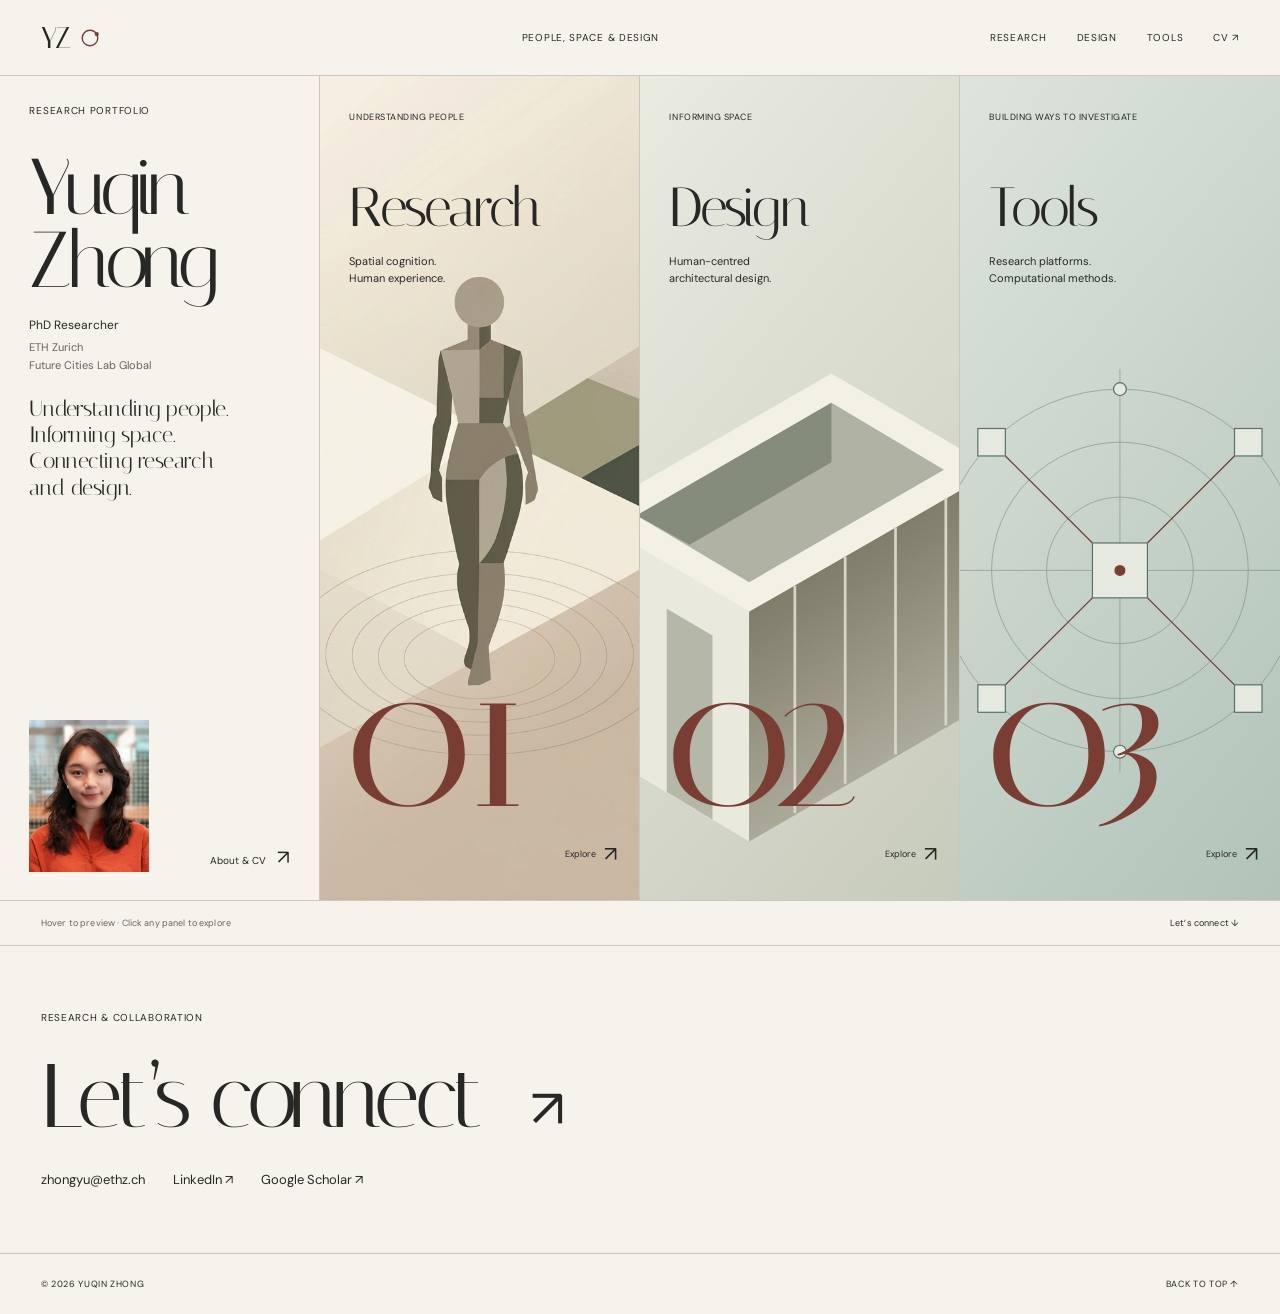
<file: index.html>
<!DOCTYPE html><html lang="en"><head><meta charset="UTF-8"><meta name="viewport" content="width=device-width, initial-scale=1.0"><meta name="description" content="Yuqin Zhong — PhD researcher at ETH Zurich and Future Cities Lab Global. Spatial cognition, human behaviour and computational spatial analysis."><title>Yuqin Zhong — People, Space & Design</title><link rel="icon" type="image/svg+xml" href="assets/favicon.svg"><link rel="preconnect" href="https://fonts.googleapis.com"><link rel="preconnect" href="https://fonts.gstatic.com" crossorigin><link href="https://fonts.googleapis.com/css2?family=DM+Sans:wght@400;500;600&family=Italiana&display=swap" rel="stylesheet"><link rel="stylesheet" href="styles.css"><script src="script.js" defer></script></head><body><a class="skip-link" href="#panel-research">Skip to portfolio</a><header class="site-header"><a class="wordmark" href="index.html" aria-label="Yuqin Zhong, home">YZ<span class="mark-dot" aria-hidden="true"><img src="assets/favicon.svg" alt="" width="22" height="22"></span></a><span class="header-caption">People, space & design</span><nav aria-label="Main navigation"><a href="research.html">Research</a><a href="design.html">Design</a><a href="tools.html">Tools</a><a href="cv.html">CV ↗</a></nav></header><main id="top">
<section class="project-grid" aria-label="Introduction and portfolio areas">
<a class="identity-panel" href="cv.html" aria-label="Yuqin Zhong — introduction and CV"><span class="eyebrow">Research portfolio</span><h1>Yuqin<br>Zhong</h1><p class="identity-role">PhD Researcher</p><p class="identity-affiliation">ETH Zurich<br>Future Cities Lab Global</p><p class="identity-intro">Understanding people.<br>Informing space.<br>Connecting research<br>and design.</p><div class="identity-bottom"><img src="assets/portrait.jpg" alt="Yuqin Zhong" width="130" height="164"><span>About & CV <span aria-hidden="true">↗</span></span></div></a>
<details class="project project-research" id="panel-research"><summary aria-controls="research-overview"><img class="project-art" src="assets/editorial/human-study.png" alt="" width="600" height="900"><span class="project-heading"><span class="project-category">Understanding people</span><span class="project-title">Research</span><span class="project-subtitle">Spatial cognition.<br>Human experience.</span></span><span class="project-number" aria-hidden="true">01</span><span class="project-bottom"><span class="reveal-label">Explore <span class="toggle-symbol" aria-hidden="true">↗</span></span></span></summary><div class="project-description" id="research-overview"><p class="detail-lead">How do people experience space?</p><p>Behavioural experiments, multimodal human-response data and computational spatial analysis.</p><div class="method-list"><span>Design intention vs user experience</span><span>Computational spatial analysis</span><span>Architectural cognition in practice</span><span>Pedestrian crowd distribution</span><span>Retail podia & the urban realm</span></div><a class="section-link" href="research.html">Explore research <span aria-hidden="true">↗</span></a></div></details>
<details class="project project-design" id="panel-design"><summary aria-controls="design-overview"><img class="project-art" src="assets/editorial/practice.svg" alt="" width="600" height="900"><span class="project-heading"><span class="project-category">Informing space</span><span class="project-title">Design</span><span class="project-subtitle">Human-centred<br>architectural design.</span></span><span class="project-number" aria-hidden="true">02</span><span class="project-bottom"><span class="reveal-label">Explore <span class="toggle-symbol" aria-hidden="true">↗</span></span></span></summary><div class="project-description" id="design-overview"><p class="detail-lead">Designing for human experience.</p><p>Computational architectural design and industry collaborations informed by human perception, wayfinding and spatial cognition.</p><div class="method-list"><span>UNStudio collaboration</span><span>WOHA collaboration</span><span>Master’s thesis</span></div><a class="section-link" href="design.html">Explore design <span aria-hidden="true">↗</span></a></div></details>
<details class="project project-tools" id="panel-tools"><summary aria-controls="tools-overview"><img class="project-art" src="assets/editorial/taxonomy.svg" alt="" width="600" height="900"><span class="project-heading"><span class="project-category">Building ways to investigate</span><span class="project-title">Tools</span><span class="project-subtitle">Research platforms.<br>Computational methods.</span></span><span class="project-number" aria-hidden="true">03</span><span class="project-bottom"><span class="reveal-label">Explore <span class="toggle-symbol" aria-hidden="true">↗</span></span></span></summary><div class="project-description" id="tools-overview"><p class="detail-lead">Tools for asking better questions.</p><p>Research platform development and simulation workflows for investigating human experience and evaluating spaces.</p><div class="method-list"><span>Move360 research platform</span><span>Pedestrian simulation workflow</span></div><a class="section-link" href="tools.html">Explore tools <span aria-hidden="true">↗</span></a></div></details>
</section><div class="gallery-caption"><span class="interaction-hint">Hover to preview · Click any panel to explore</span><a href="#contact">Let’s connect ↓</a></div>
</main><footer id="contact"><div class="contact-top"><span class="eyebrow">Research & collaboration</span><a class="contact-link" href="mailto:zhongyu@ethz.ch">Let’s connect <span aria-hidden="true">↗</span></a><div class="contact-meta"><a href="mailto:zhongyu@ethz.ch">zhongyu@ethz.ch</a><a href="https://www.linkedin.com/in/yuqin-zhong-539b4711b/" target="_blank" rel="noopener">LinkedIn ↗</a><a href="https://scholar.google.com/citations?user=FOmfnWUAAAAJ&hl=en" target="_blank" rel="noopener">Google Scholar ↗</a></div></div><div class="footer-bottom"><span>© 2026 Yuqin Zhong</span><a href="#top">Back to top ↑</a></div></footer></body></html>
</file>
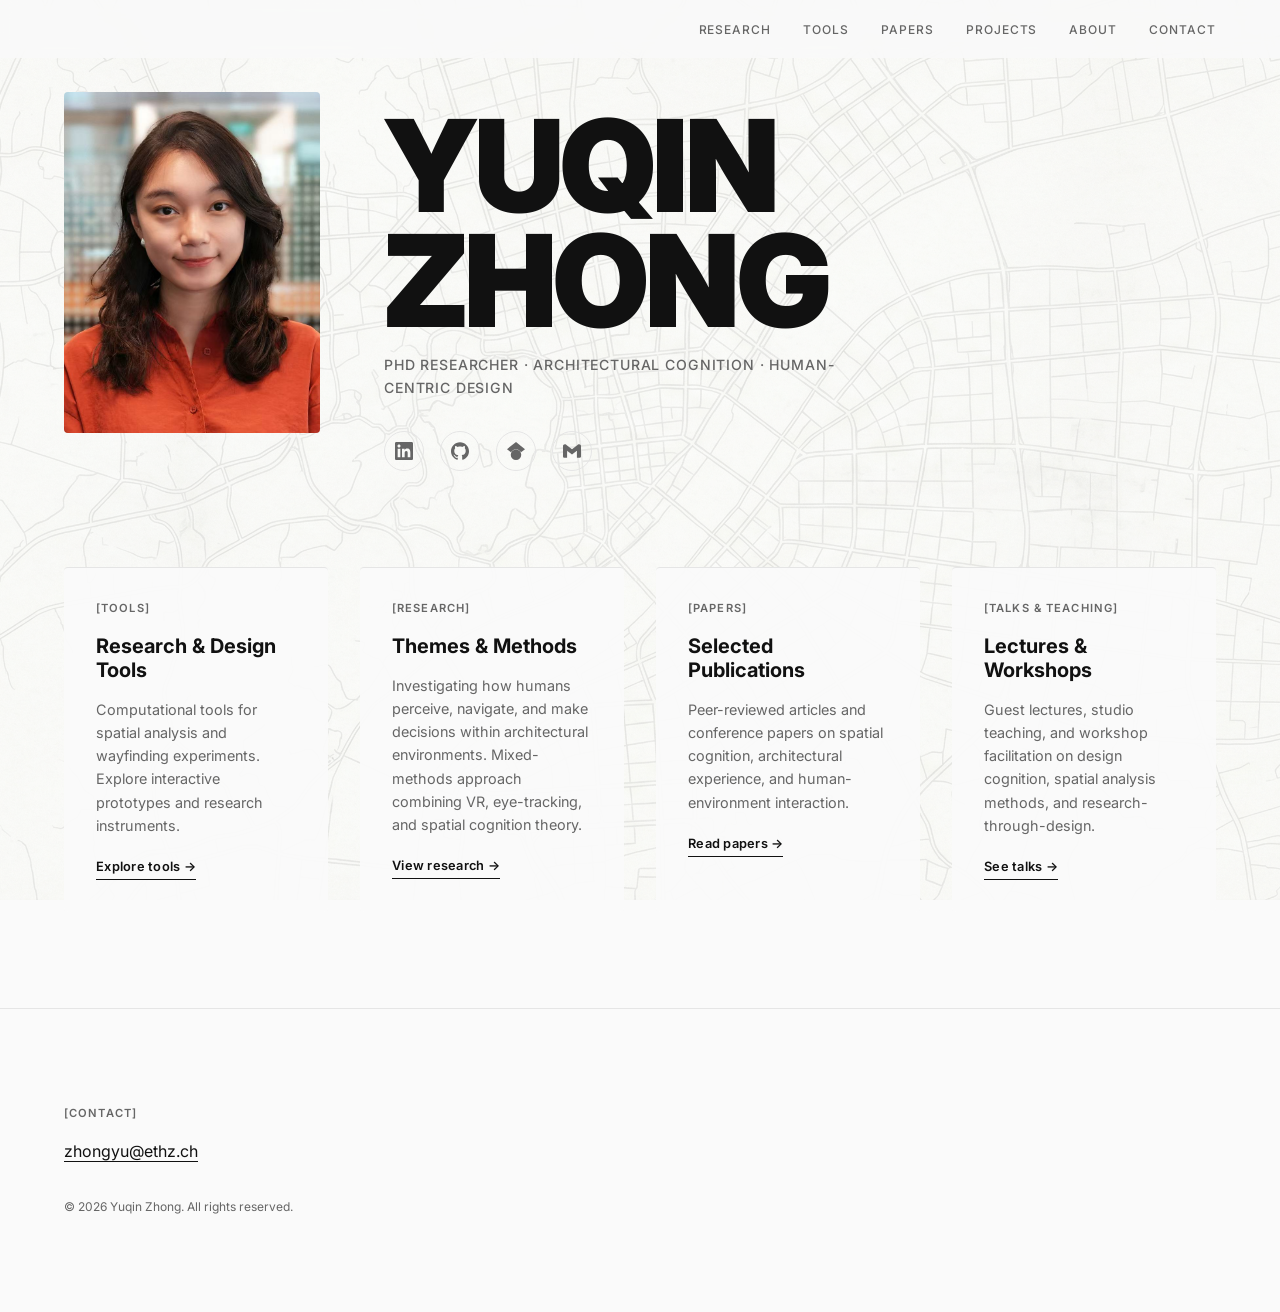
<file: backups/original-2026-10-19/index.html>
<!DOCTYPE html>
<html lang="en">

<head>
    <meta charset="UTF-8">
    <meta name="viewport" content="width=device-width, initial-scale=1.0">
    <meta name="description"
        content="Yuqin Zhong — PhD Researcher in Architectural Cognition and Human-Centric Spatial Analysis">
    <title>Yuqin Zhong | PhD Researcher</title>

    <!-- Fonts -->
    <link rel="preconnect" href="https://fonts.googleapis.com">
    <link rel="preconnect" href="https://fonts.gstatic.com" crossorigin>
    <link href="https://fonts.googleapis.com/css2?family=Inter:wght@400;500;600;800;900&display=swap" rel="stylesheet">

    <link rel="stylesheet" href="styles.css">
</head>

<body>
    <!-- Map Background Overlay -->
    <div class="map-bg" aria-hidden="true"></div>

    <!-- Navigation -->
    <header class="site-header">
        <nav class="nav">
            <button class="nav-toggle" aria-label="Toggle navigation" aria-expanded="false">
                <span class="nav-toggle-bar"></span>
                <span class="nav-toggle-bar"></span>
                <span class="nav-toggle-bar"></span>
            </button>
            <ul class="nav-list">
                <li><a href="#research">Research</a></li>
                <li><a href="#tools">Tools</a></li>
                <li><a href="#papers">Papers</a></li>
                <li><a href="#projects">Projects</a></li>
                <li><a href="#about">About</a></li>
                <li><a href="#contact">Contact</a></li>
            </ul>
        </nav>
    </header>

    <!-- Hero Section -->
    <section class="hero">
        <div class="hero-content">
            <div class="hero-portrait">
                <img src="assets/portrait.jpg" alt="Yuqin Zhong portrait" class="portrait-img">
            </div>
            <div class="hero-text">
                <h1 class="hero-title">YUQIN<br>ZHONG</h1>
                <p class="hero-tagline">PhD Researcher · Architectural Cognition · Human-Centric Design</p>
                <!-- Social Links -->
                <div class="social-links">
                    <a href="https://www.linkedin.com/in/yuqin-zhong-539b4711b/" target="_blank" rel="noopener"
                        aria-label="LinkedIn" class="social-link">
                        <svg viewBox="0 0 24 24" fill="currentColor" width="20" height="20">
                            <path
                                d="M20.447 20.452h-3.554v-5.569c0-1.328-.027-3.037-1.852-3.037-1.853 0-2.136 1.445-2.136 2.939v5.667H9.351V9h3.414v1.561h.046c.477-.9 1.637-1.85 3.37-1.85 3.601 0 4.267 2.37 4.267 5.455v6.286zM5.337 7.433c-1.144 0-2.063-.926-2.063-2.065 0-1.138.92-2.063 2.063-2.063 1.14 0 2.064.925 2.064 2.063 0 1.139-.925 2.065-2.064 2.065zm1.782 13.019H3.555V9h3.564v11.452zM22.225 0H1.771C.792 0 0 .774 0 1.729v20.542C0 23.227.792 24 1.771 24h20.451C23.2 24 24 23.227 24 22.271V1.729C24 .774 23.2 0 22.222 0h.003z" />
                        </svg>
                    </a>
                    <a href="https://github.com/yuqin-z" target="_blank" rel="noopener" aria-label="GitHub"
                        class="social-link">
                        <svg viewBox="0 0 24 24" fill="currentColor" width="20" height="20">
                            <path
                                d="M12 .297c-6.63 0-12 5.373-12 12 0 5.303 3.438 9.8 8.205 11.385.6.113.82-.258.82-.577 0-.285-.01-1.04-.015-2.04-3.338.724-4.042-1.61-4.042-1.61C4.422 18.07 3.633 17.7 3.633 17.7c-1.087-.744.084-.729.084-.729 1.205.084 1.838 1.236 1.838 1.236 1.07 1.835 2.809 1.305 3.495.998.108-.776.417-1.305.76-1.605-2.665-.3-5.466-1.332-5.466-5.93 0-1.31.465-2.38 1.235-3.22-.135-.303-.54-1.523.105-3.176 0 0 1.005-.322 3.3 1.23.96-.267 1.98-.399 3-.405 1.02.006 2.04.138 3 .405 2.28-1.552 3.285-1.23 3.285-1.23.645 1.653.24 2.873.12 3.176.765.84 1.23 1.91 1.23 3.22 0 4.61-2.805 5.625-5.475 5.92.42.36.81 1.096.81 2.22 0 1.606-.015 2.896-.015 3.286 0 .315.21.69.825.57C20.565 22.092 24 17.592 24 12.297c0-6.627-5.373-12-12-12" />
                        </svg>
                    </a>
                    <a href="https://scholar.google.com/citations?user=FOmfnWUAAAAJ&hl=en" target="_blank"
                        rel="noopener" aria-label="Google Scholar" class="social-link">
                        <svg viewBox="0 0 24 24" fill="currentColor" width="20" height="20">
                            <path
                                d="M5.242 13.769L0 9.5 12 0l12 9.5-5.242 4.269C17.548 11.249 14.978 9.5 12 9.5c-2.977 0-5.548 1.748-6.758 4.269zM12 10a7 7 0 1 0 0 14 7 7 0 0 0 0-14z" />
                        </svg>
                    </a>
                    <a href="mailto:zhongyu@ethz.ch" aria-label="Email" class="social-link">
                        <svg viewBox="0 0 24 24" fill="currentColor" width="20" height="20">
                            <path
                                d="M24 5.457v13.909c0 .904-.732 1.636-1.636 1.636h-3.819V11.73L12 16.64l-6.545-4.91v9.273H1.636A1.636 1.636 0 0 1 0 19.366V5.457c0-2.023 2.309-3.178 3.927-1.964L5.455 4.64 12 9.548l6.545-4.91 1.528-1.145C21.69 2.28 24 3.434 24 5.457z" />
                        </svg>
                    </a>
                </div>
            </div>
        </div>
    </section>

    <!-- Content Grid -->
    <section class="content-section">
        <div class="content-grid">
            <!-- Tools -->
            <article class="card" id="tools">
                <span class="card-label">[Tools]</span>
                <h2 class="card-title">Research & Design Tools</h2>
                <p class="card-text">Computational tools for spatial analysis and wayfinding experiments. Explore
                    interactive prototypes and research instruments.</p>
                <a href="#" class="card-link">Explore tools →</a>
            </article>

            <!-- Research -->
            <article class="card" id="research">
                <span class="card-label">[Research]</span>
                <h2 class="card-title">Themes & Methods</h2>
                <p class="card-text">Investigating how humans perceive, navigate, and make decisions within
                    architectural environments. Mixed-methods approach combining VR, eye-tracking, and spatial cognition
                    theory.</p>
                <a href="#" class="card-link">View research →</a>
            </article>

            <!-- Papers -->
            <article class="card" id="papers">
                <span class="card-label">[Papers]</span>
                <h2 class="card-title">Selected Publications</h2>
                <p class="card-text">Peer-reviewed articles and conference papers on spatial cognition, architectural
                    experience, and human-environment interaction.</p>
                <a href="#" class="card-link">Read papers →</a>
            </article>

            <!-- Talks / Teaching -->
            <article class="card" id="projects">
                <span class="card-label">[Talks & Teaching]</span>
                <h2 class="card-title">Lectures & Workshops</h2>
                <p class="card-text">Guest lectures, studio teaching, and workshop facilitation on design cognition,
                    spatial analysis methods, and research-through-design.</p>
                <a href="#" class="card-link">See talks →</a>
            </article>
        </div>
    </section>

    <!-- Footer -->
    <footer class="site-footer" id="contact">
        <div class="footer-content">
            <span class="footer-label">[Contact]</span>
            <p class="footer-text">
                <a href="mailto:zhongyu@ethz.ch">zhongyu@ethz.ch</a>
            </p>
            <p class="footer-copyright">© 2026 Yuqin Zhong. All rights reserved.</p>
        </div>
    </footer>

    <script src="script.js"></script>
</body>

</html>
</file>
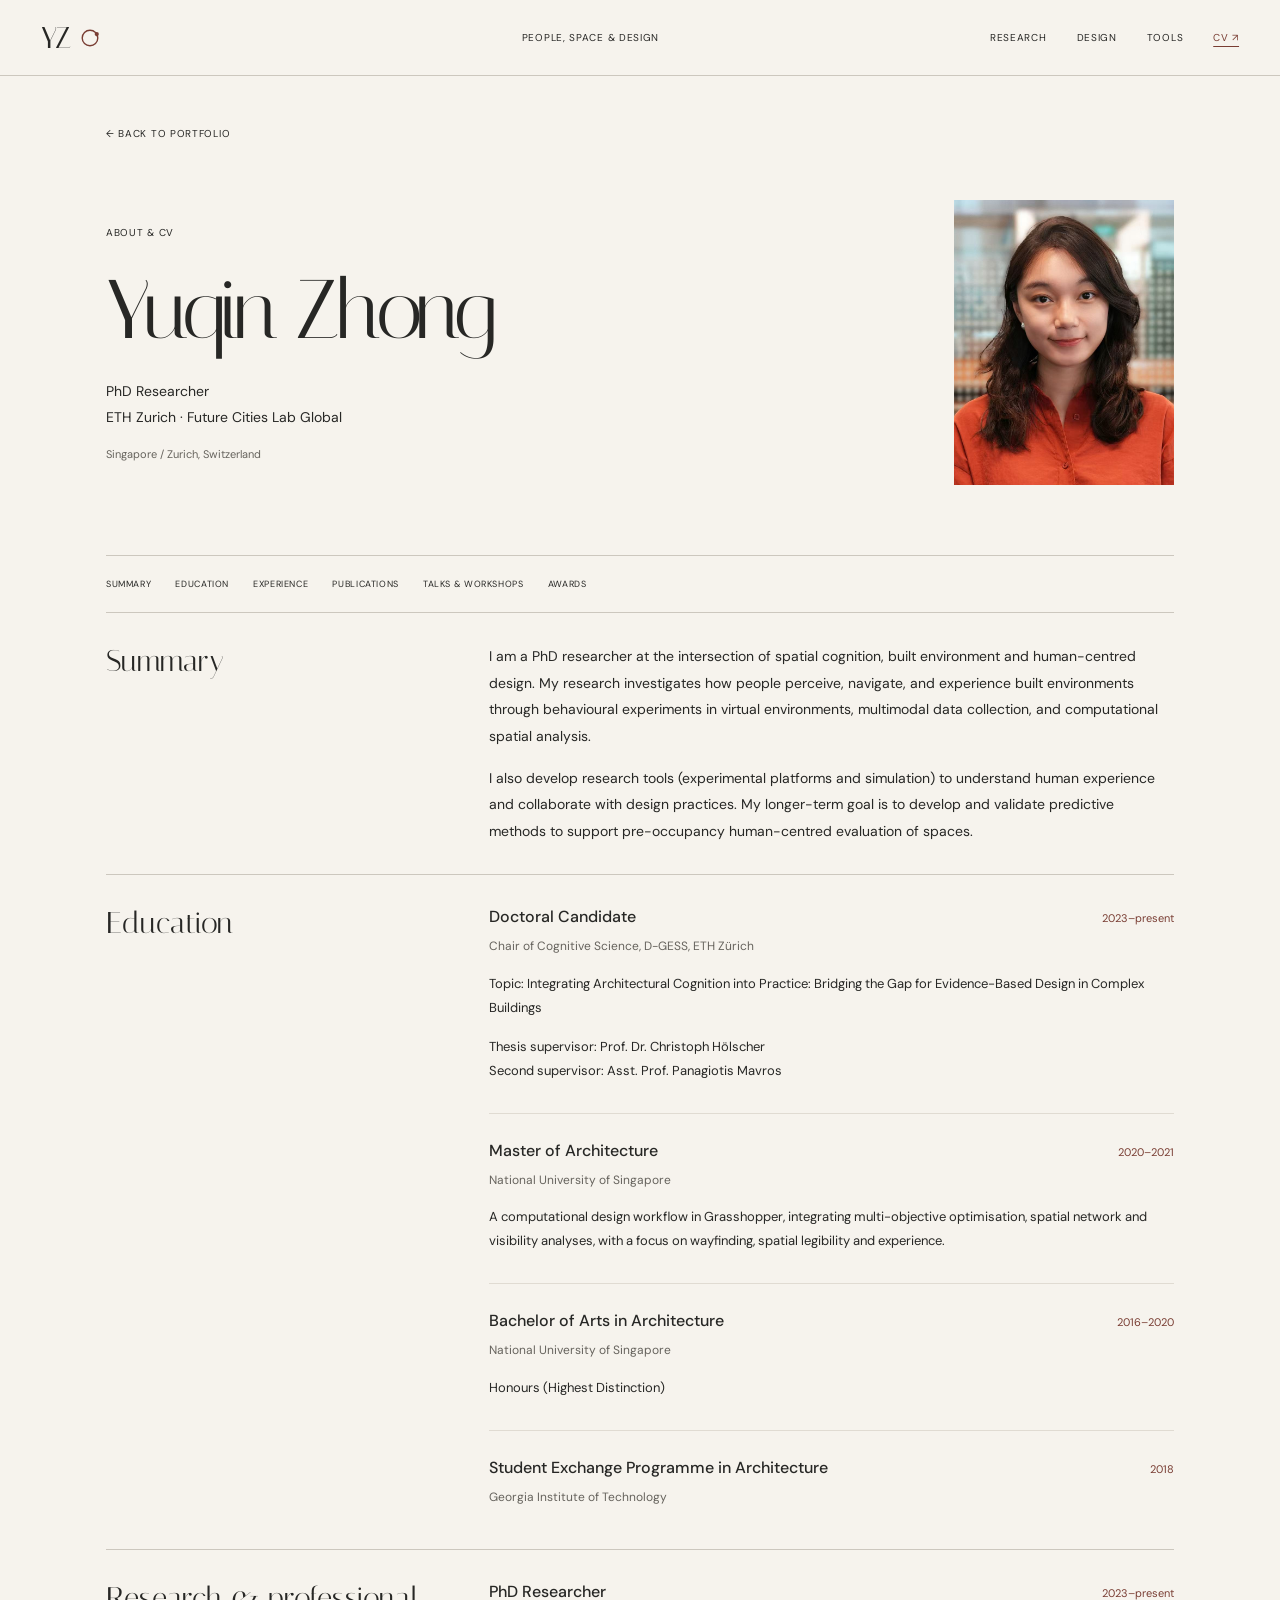
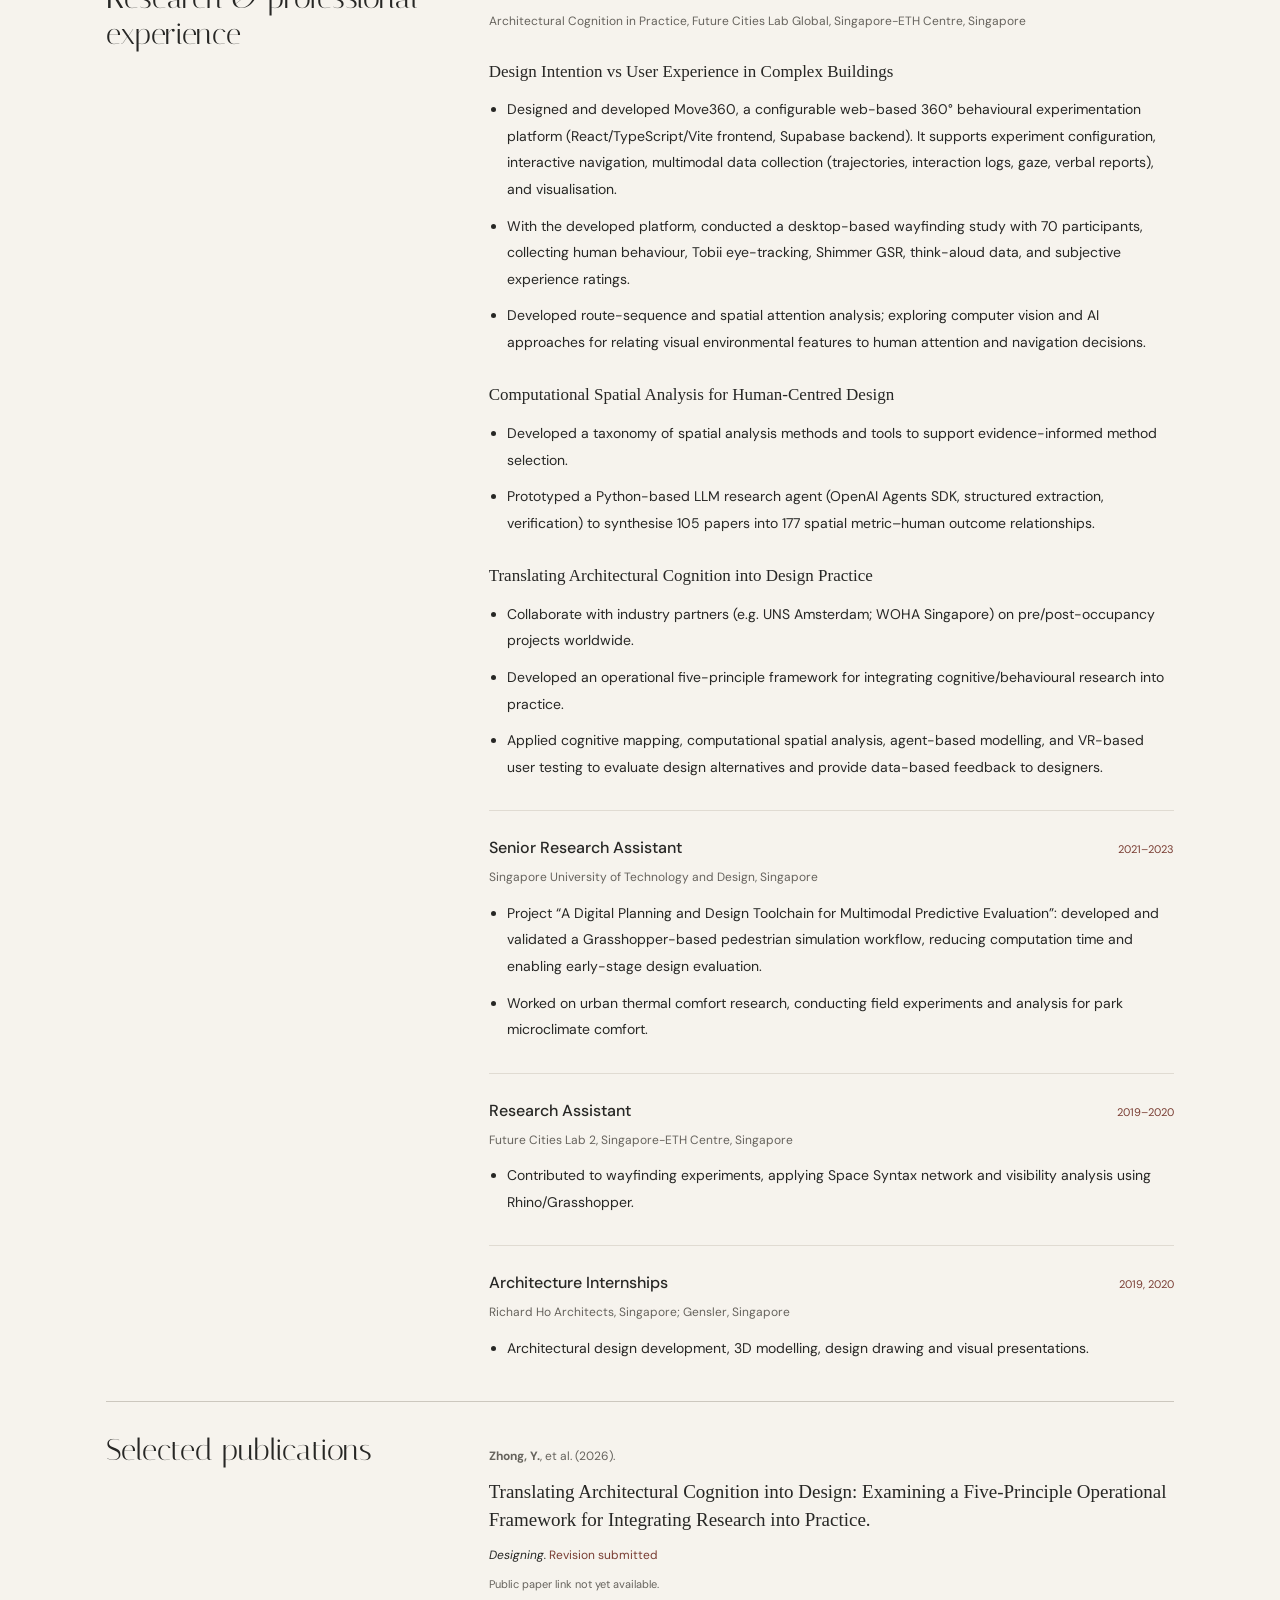
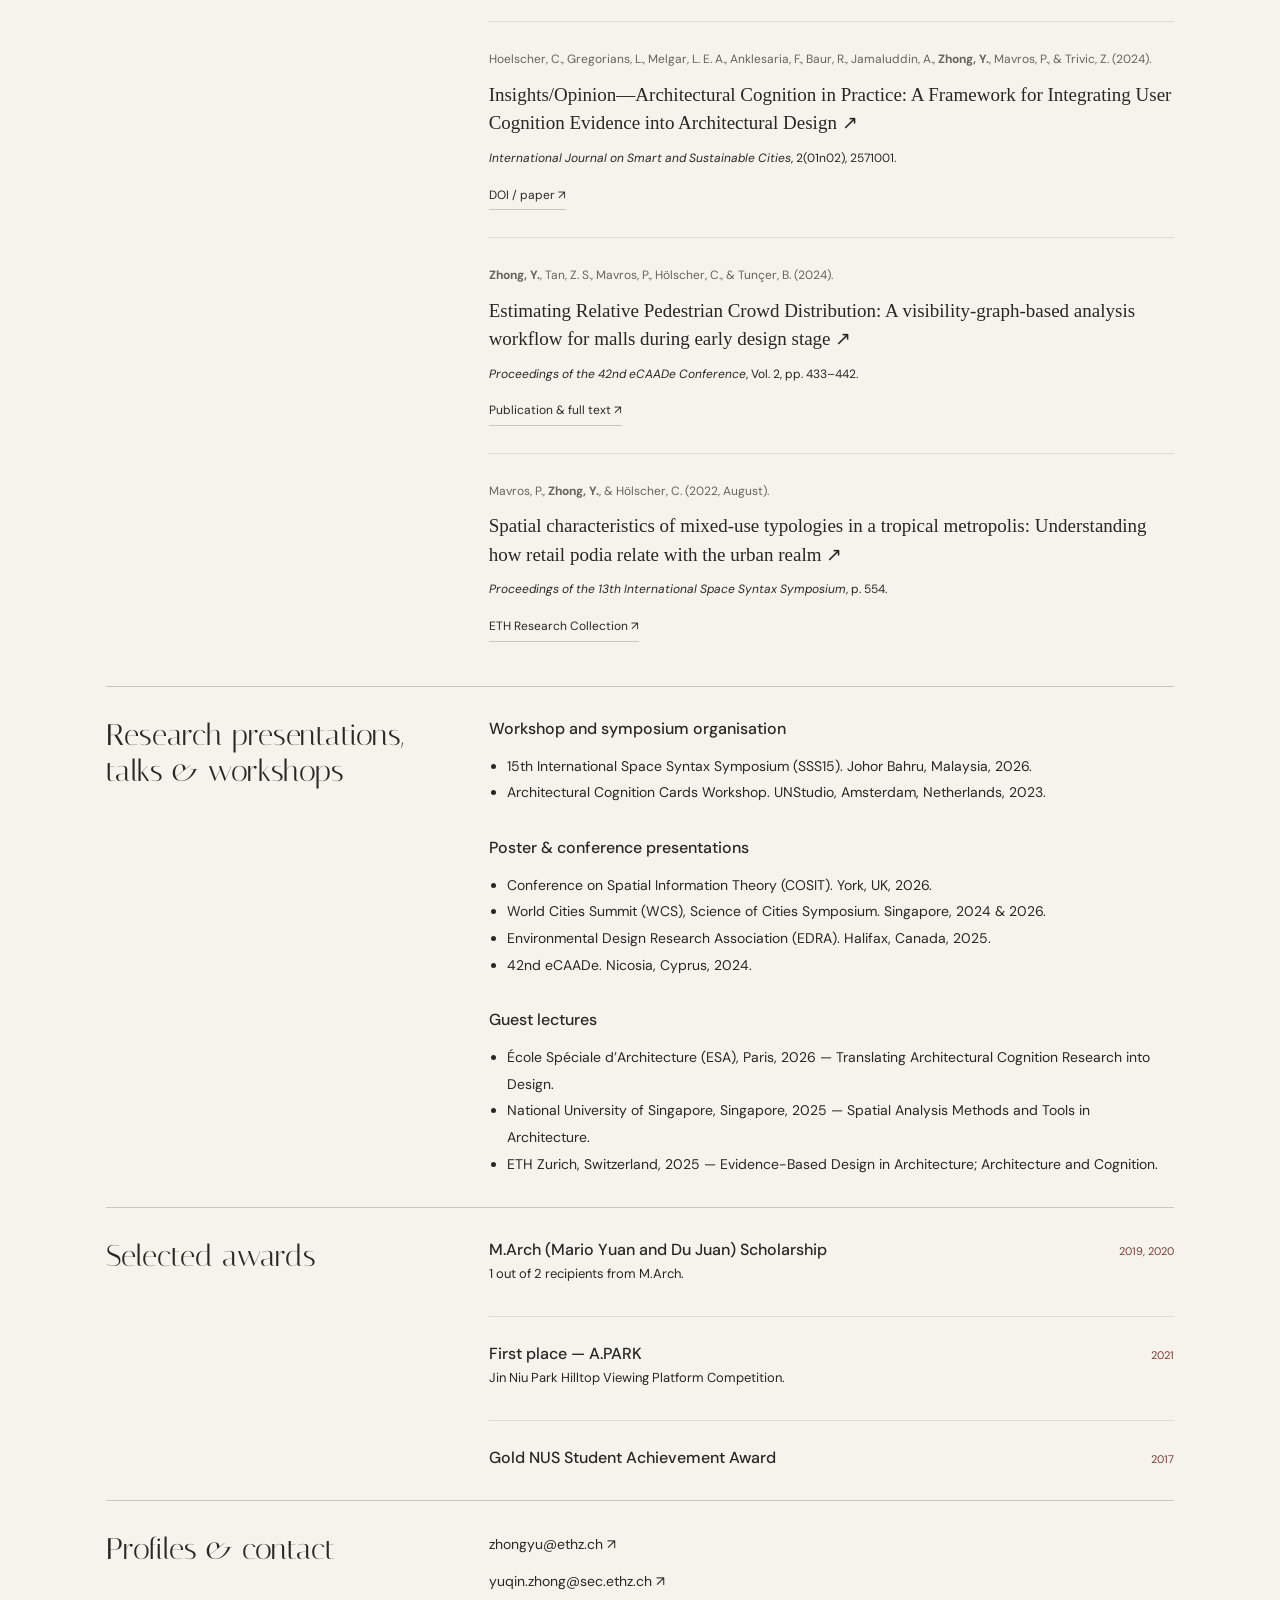
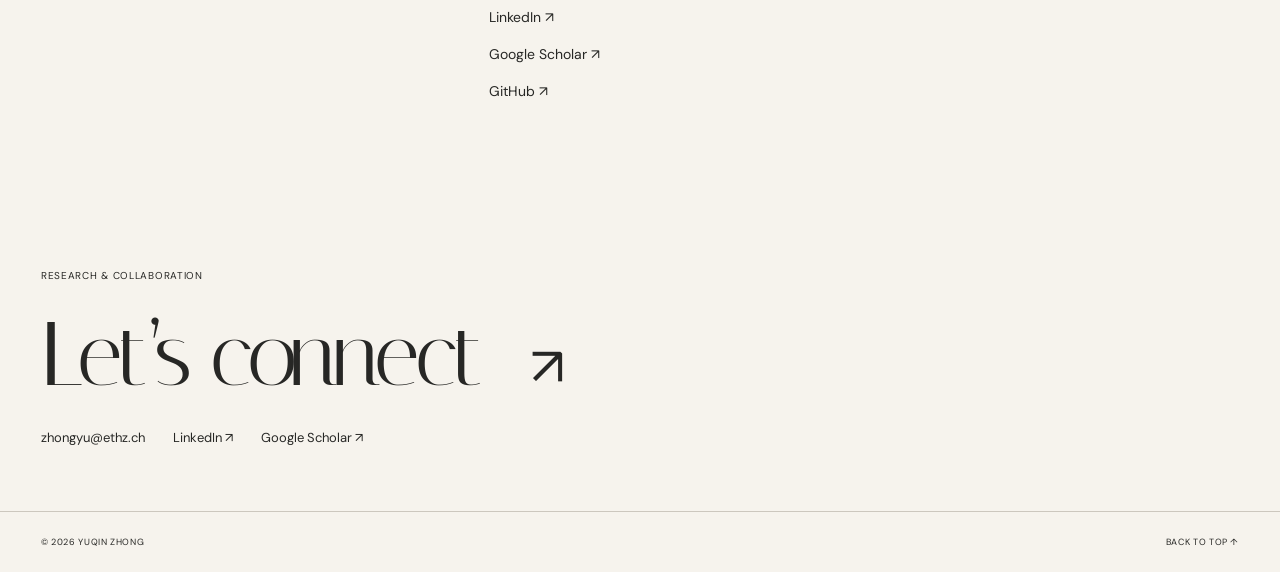
<file: cv.html>
<!DOCTYPE html><html lang="en"><head><meta charset="UTF-8"><meta name="viewport" content="width=device-width, initial-scale=1.0"><meta name="description" content="Yuqin Zhong — PhD researcher at ETH Zurich and Future Cities Lab Global. Spatial cognition, human behaviour and computational spatial analysis."><title>About & CV — Yuqin Zhong</title><link rel="icon" type="image/svg+xml" href="assets/favicon.svg"><link rel="preconnect" href="https://fonts.googleapis.com"><link rel="preconnect" href="https://fonts.gstatic.com" crossorigin><link href="https://fonts.googleapis.com/css2?family=DM+Sans:wght@400;500;600&family=Italiana&display=swap" rel="stylesheet"><link rel="stylesheet" href="styles.css"><script src="script.js" defer></script></head><body><a class="skip-link" href="#cv">Skip to profile</a><header class="site-header"><a class="wordmark" href="index.html" aria-label="Yuqin Zhong, home">YZ<span class="mark-dot" aria-hidden="true"><img src="assets/favicon.svg" alt="" width="22" height="22"></span></a><span class="header-caption">People, space & design</span><nav aria-label="Main navigation"><a href="research.html">Research</a><a href="design.html">Design</a><a href="tools.html">Tools</a><a href="cv.html" aria-current="page">CV ↗</a></nav></header><main id="top" class="cv-main">
<a class="back-link" href="index.html">← Back to portfolio</a>
<section class="cv-header" id="cv"><div><span class="eyebrow">About & CV</span><h1>Yuqin Zhong</h1><p>PhD Researcher<br>ETH Zurich · Future Cities Lab Global</p><p class="cv-location">Singapore / Zurich, Switzerland</p></div><img src="assets/portrait.jpg" alt="Yuqin Zhong" width="240" height="310"></section>
<nav class="cv-index" aria-label="CV sections"><a href="#summary">Summary</a><a href="#education">Education</a><a href="#experience">Experience</a><a href="#publications">Publications</a><a href="#talks">Talks & workshops</a><a href="#awards">Awards</a></nav>
<section class="cv-section" id="summary"><h2>Summary</h2><div class="cv-section-body"><p>I am a PhD researcher at the intersection of spatial cognition, built environment and human-centred design. My research investigates how people perceive, navigate, and experience built environments through behavioural experiments in virtual environments, multimodal data collection, and computational spatial analysis.</p><p>I also develop research tools (experimental platforms and simulation) to understand human experience and collaborate with design practices. My longer-term goal is to develop and validate predictive methods to support pre-occupancy human-centred evaluation of spaces.</p></div></section>
<section class="cv-section" id="education"><h2>Education</h2><div class="cv-section-body"><article class="cv-entry"><div class="cv-entry-heading"><h3>Doctoral Candidate</h3><span class="cv-date">2023–present</span></div><p class="cv-organisation">Chair of Cognitive Science, D-GESS, ETH Zürich</p><p>Topic: Integrating Architectural Cognition into Practice: Bridging the Gap for Evidence-Based Design in Complex Buildings</p><p>Thesis supervisor: Prof. Dr. Christoph Hölscher<br>Second supervisor: Asst. Prof. Panagiotis Mavros</p></article><article class="cv-entry"><div class="cv-entry-heading"><h3>Master of Architecture</h3><span class="cv-date">2020–2021</span></div><p class="cv-organisation">National University of Singapore</p><p>A computational design workflow in Grasshopper, integrating multi-objective optimisation, spatial network and visibility analyses, with a focus on wayfinding, spatial legibility and experience.</p></article><article class="cv-entry"><div class="cv-entry-heading"><h3>Bachelor of Arts in Architecture</h3><span class="cv-date">2016–2020</span></div><p class="cv-organisation">National University of Singapore</p><p>Honours (Highest Distinction)</p></article><article class="cv-entry"><div class="cv-entry-heading"><h3>Student Exchange Programme in Architecture</h3><span class="cv-date">2018</span></div><p class="cv-organisation">Georgia Institute of Technology</p></article></div></section>
<section class="cv-section" id="experience"><h2>Research & professional experience</h2><div class="cv-section-body"><article class="cv-entry"><div class="cv-entry-heading"><h3>PhD Researcher</h3><span class="cv-date">2023–present</span></div><p class="cv-organisation">Architectural Cognition in Practice, Future Cities Lab Global, Singapore-ETH Centre, Singapore</p><h4>Design Intention vs User Experience in Complex Buildings</h4><ul><li>Designed and developed Move360, a configurable web-based 360° behavioural experimentation platform (React/TypeScript/Vite frontend, Supabase backend). It supports experiment configuration, interactive navigation, multimodal data collection (trajectories, interaction logs, gaze, verbal reports), and visualisation.</li><li>With the developed platform, conducted a desktop-based wayfinding study with 70 participants, collecting human behaviour, Tobii eye-tracking, Shimmer GSR, think-aloud data, and subjective experience ratings.</li><li>Developed route-sequence and spatial attention analysis; exploring computer vision and AI approaches for relating visual environmental features to human attention and navigation decisions.</li></ul><h4>Computational Spatial Analysis for Human-Centred Design</h4><ul><li>Developed a taxonomy of spatial analysis methods and tools to support evidence-informed method selection.</li><li>Prototyped a Python-based LLM research agent (OpenAI Agents SDK, structured extraction, verification) to synthesise 105 papers into 177 spatial metric–human outcome relationships.</li></ul><h4>Translating Architectural Cognition into Design Practice</h4><ul><li>Collaborate with industry partners (e.g. UNS Amsterdam; WOHA Singapore) on pre/post-occupancy projects worldwide.</li><li>Developed an operational five-principle framework for integrating cognitive/behavioural research into practice.</li><li>Applied cognitive mapping, computational spatial analysis, agent-based modelling, and VR-based user testing to evaluate design alternatives and provide data-based feedback to designers.</li></ul></article><article class="cv-entry"><div class="cv-entry-heading"><h3>Senior Research Assistant</h3><span class="cv-date">2021–2023</span></div><p class="cv-organisation">Singapore University of Technology and Design, Singapore</p><ul><li>Project “A Digital Planning and Design Toolchain for Multimodal Predictive Evaluation”: developed and validated a Grasshopper-based pedestrian simulation workflow, reducing computation time and enabling early-stage design evaluation.</li><li>Worked on urban thermal comfort research, conducting field experiments and analysis for park microclimate comfort.</li></ul></article><article class="cv-entry"><div class="cv-entry-heading"><h3>Research Assistant</h3><span class="cv-date">2019–2020</span></div><p class="cv-organisation">Future Cities Lab 2, Singapore-ETH Centre, Singapore</p><ul><li>Contributed to wayfinding experiments, applying Space Syntax network and visibility analysis using Rhino/Grasshopper.</li></ul></article><article class="cv-entry"><div class="cv-entry-heading"><h3>Architecture Internships</h3><span class="cv-date">2019, 2020</span></div><p class="cv-organisation">Richard Ho Architects, Singapore; Gensler, Singapore</p><ul><li>Architectural design development, 3D modelling, design drawing and visual presentations.</li></ul></article></div></section>
<section class="cv-section" id="publications"><h2>Selected publications</h2><div class="cv-section-body"><ol class="publication-list">
<li><p class="publication-authors"><strong>Zhong, Y.</strong>, et al. (2026).</p><h3>Translating Architectural Cognition into Design: Examining a Five-Principle Operational Framework for Integrating Research into Practice.</h3><p><em>Designing.</em> <span class="publication-status">Revision submitted</span></p><p class="publication-note">Public paper link not yet available.</p></li>
<li><p class="publication-authors">Hoelscher, C., Gregorians, L., Melgar, L. E. A., Anklesaria, F., Baur, R., Jamaluddin, A., <strong>Zhong, Y.</strong>, Mavros, P., & Trivic, Z. (2024).</p><h3><a href="https://doi.org/10.1142/S2972426025710011" target="_blank" rel="noopener">Insights/Opinion—Architectural Cognition in Practice: A Framework for Integrating User Cognition Evidence into Architectural Design ↗</a></h3><p><em>International Journal on Smart and Sustainable Cities</em>, 2(01n02), 2571001.</p><p class="paper-link"><a href="https://doi.org/10.1142/S2972426025710011" target="_blank" rel="noopener">DOI / paper ↗</a></p></li>
<li><p class="publication-authors"><strong>Zhong, Y.</strong>, Tan, Z. S., Mavros, P., Hölscher, C., & Tunçer, B. (2024).</p><h3><a href="https://research.tue.nl/en/publications/estimating-relative-pedestrian-crowd-distribution-a-visibility-gr/" target="_blank" rel="noopener">Estimating Relative Pedestrian Crowd Distribution: A visibility-graph-based analysis workflow for malls during early design stage ↗</a></h3><p><em>Proceedings of the 42nd eCAADe Conference</em>, Vol. 2, pp. 433–442.</p><p class="paper-link"><a href="https://research.tue.nl/en/publications/estimating-relative-pedestrian-crowd-distribution-a-visibility-gr/" target="_blank" rel="noopener">Publication & full text ↗</a></p></li>
<li><p class="publication-authors">Mavros, P., <strong>Zhong, Y.</strong>, & Hölscher, C. (2022, August).</p><h3><a href="https://www.research-collection.ethz.ch/entities/publication/57de37d3-b389-4fc4-a4e7-7bfcd9b59e7b" target="_blank" rel="noopener">Spatial characteristics of mixed-use typologies in a tropical metropolis: Understanding how retail podia relate with the urban realm ↗</a></h3><p><em>Proceedings of the 13th International Space Syntax Symposium</em>, p. 554.</p><p class="paper-link"><a href="https://www.research-collection.ethz.ch/entities/publication/57de37d3-b389-4fc4-a4e7-7bfcd9b59e7b" target="_blank" rel="noopener">ETH Research Collection ↗</a></p></li>
</ol></div></section>
<section class="cv-section" id="talks"><h2>Research presentations, talks & workshops</h2><div class="cv-section-body"><h3>Workshop and symposium organisation</h3><ul><li>15th International Space Syntax Symposium (SSS15). Johor Bahru, Malaysia, 2026.</li><li>Architectural Cognition Cards Workshop. UNStudio, Amsterdam, Netherlands, 2023.</li></ul><h3>Poster & conference presentations</h3><ul><li>Conference on Spatial Information Theory (COSIT). York, UK, 2026.</li><li>World Cities Summit (WCS), Science of Cities Symposium. Singapore, 2024 & 2026.</li><li>Environmental Design Research Association (EDRA). Halifax, Canada, 2025.</li><li>42nd eCAADe. Nicosia, Cyprus, 2024.</li></ul><h3>Guest lectures</h3><ul><li>École Spéciale d’Architecture (ESA), Paris, 2026 — Translating Architectural Cognition Research into Design.</li><li>National University of Singapore, Singapore, 2025 — Spatial Analysis Methods and Tools in Architecture.</li><li>ETH Zurich, Switzerland, 2025 — Evidence-Based Design in Architecture; Architecture and Cognition.</li></ul></div></section>
<section class="cv-section" id="awards"><h2>Selected awards</h2><div class="cv-section-body"><article class="cv-entry"><div class="cv-entry-heading"><h3>M.Arch (Mario Yuan and Du Juan) Scholarship</h3><span class="cv-date">2019, 2020</span></div><p>1 out of 2 recipients from M.Arch.</p></article><article class="cv-entry"><div class="cv-entry-heading"><h3>First place — A.PARK</h3><span class="cv-date">2021</span></div><p>Jin Niu Park Hilltop Viewing Platform Competition.</p></article><article class="cv-entry"><div class="cv-entry-heading"><h3>Gold NUS Student Achievement Award</h3><span class="cv-date">2017</span></div></article></div></section>
<section class="cv-section" id="profiles"><h2>Profiles & contact</h2><div class="cv-section-body"><div class="cv-links"><a href="mailto:zhongyu@ethz.ch">zhongyu@ethz.ch ↗</a><a href="mailto:yuqin.zhong@sec.ethz.ch">yuqin.zhong@sec.ethz.ch ↗</a><a href="https://www.linkedin.com/in/yuqin-zhong-539b4711b/" target="_blank" rel="noopener">LinkedIn ↗</a><a href="https://scholar.google.com/citations?user=FOmfnWUAAAAJ&hl=en" target="_blank" rel="noopener">Google Scholar ↗</a><a href="https://github.com/yuqin-z" target="_blank" rel="noopener">GitHub ↗</a></div></div></section>
</main><footer id="contact"><div class="contact-top"><span class="eyebrow">Research & collaboration</span><a class="contact-link" href="mailto:zhongyu@ethz.ch">Let’s connect <span aria-hidden="true">↗</span></a><div class="contact-meta"><a href="mailto:zhongyu@ethz.ch">zhongyu@ethz.ch</a><a href="https://www.linkedin.com/in/yuqin-zhong-539b4711b/" target="_blank" rel="noopener">LinkedIn ↗</a><a href="https://scholar.google.com/citations?user=FOmfnWUAAAAJ&hl=en" target="_blank" rel="noopener">Google Scholar ↗</a></div></div><div class="footer-bottom"><span>© 2026 Yuqin Zhong</span><a href="#top">Back to top ↑</a></div></footer></body></html>
</file>
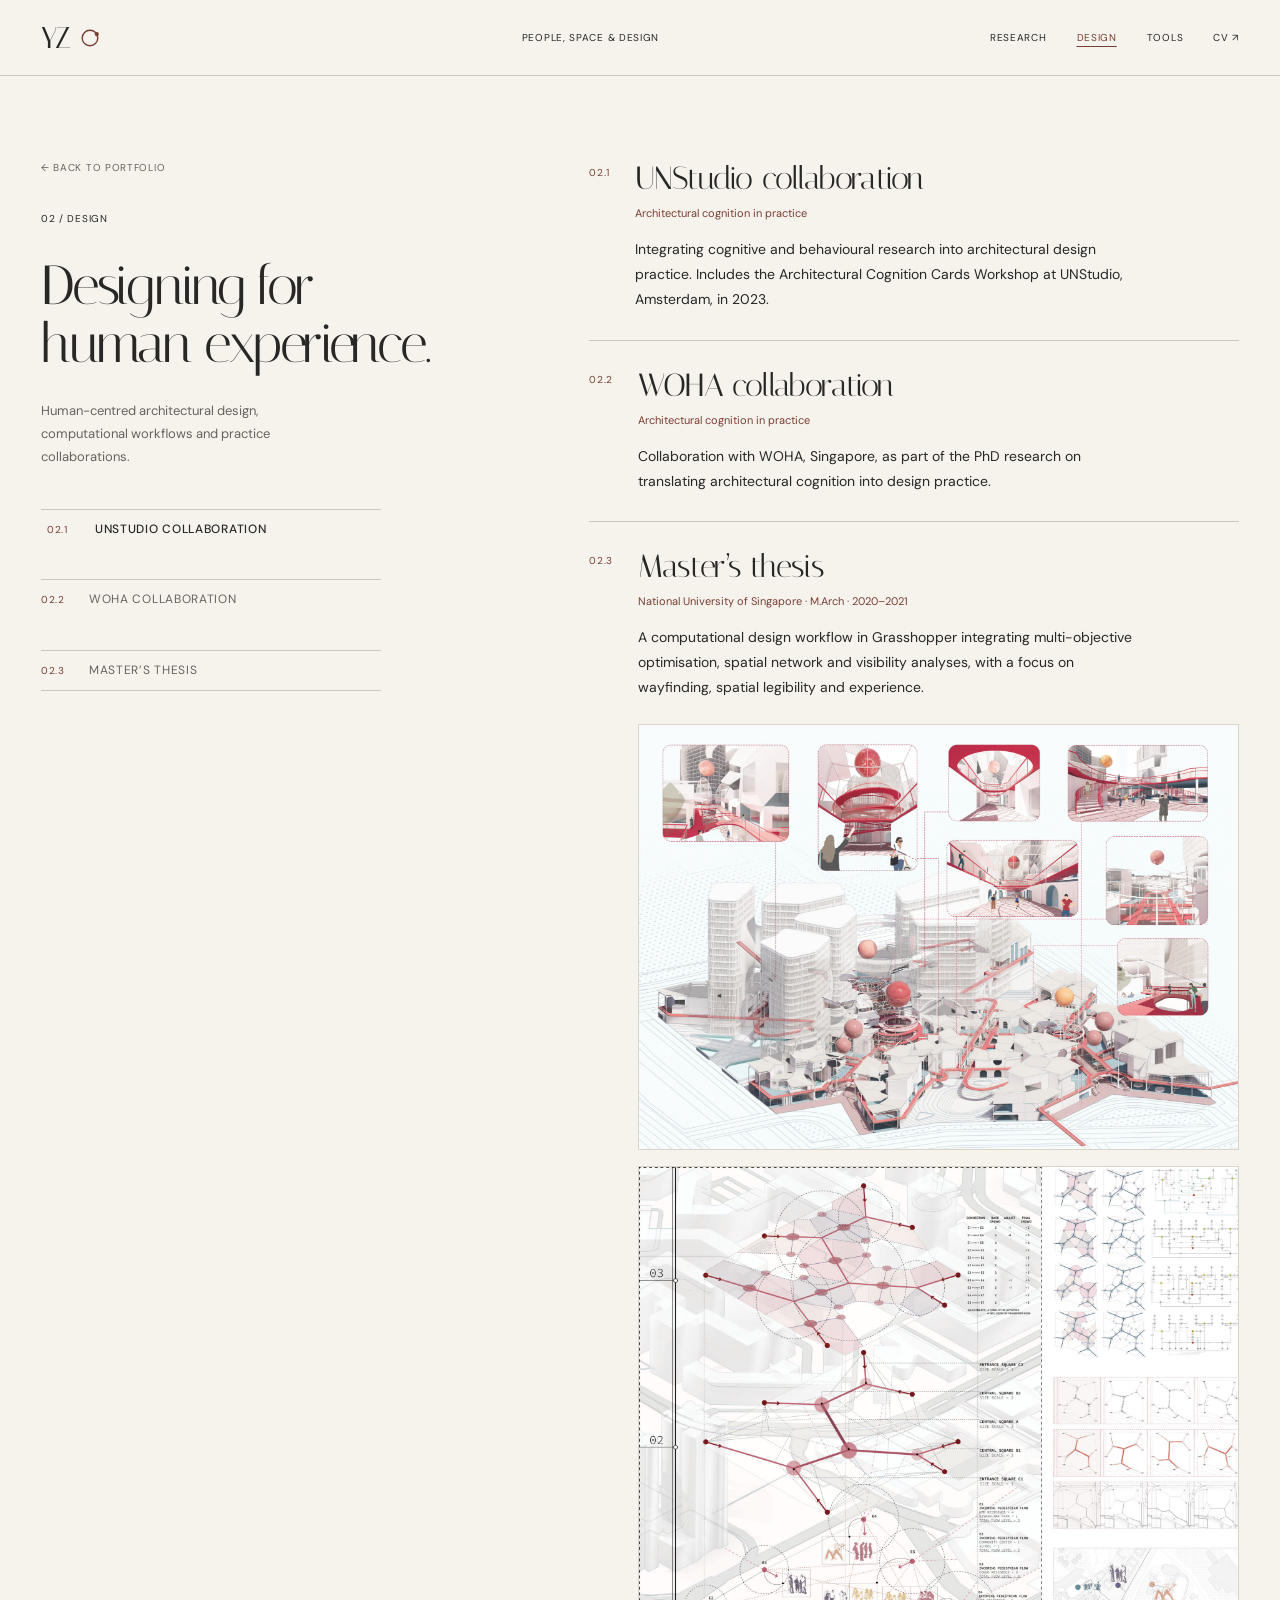
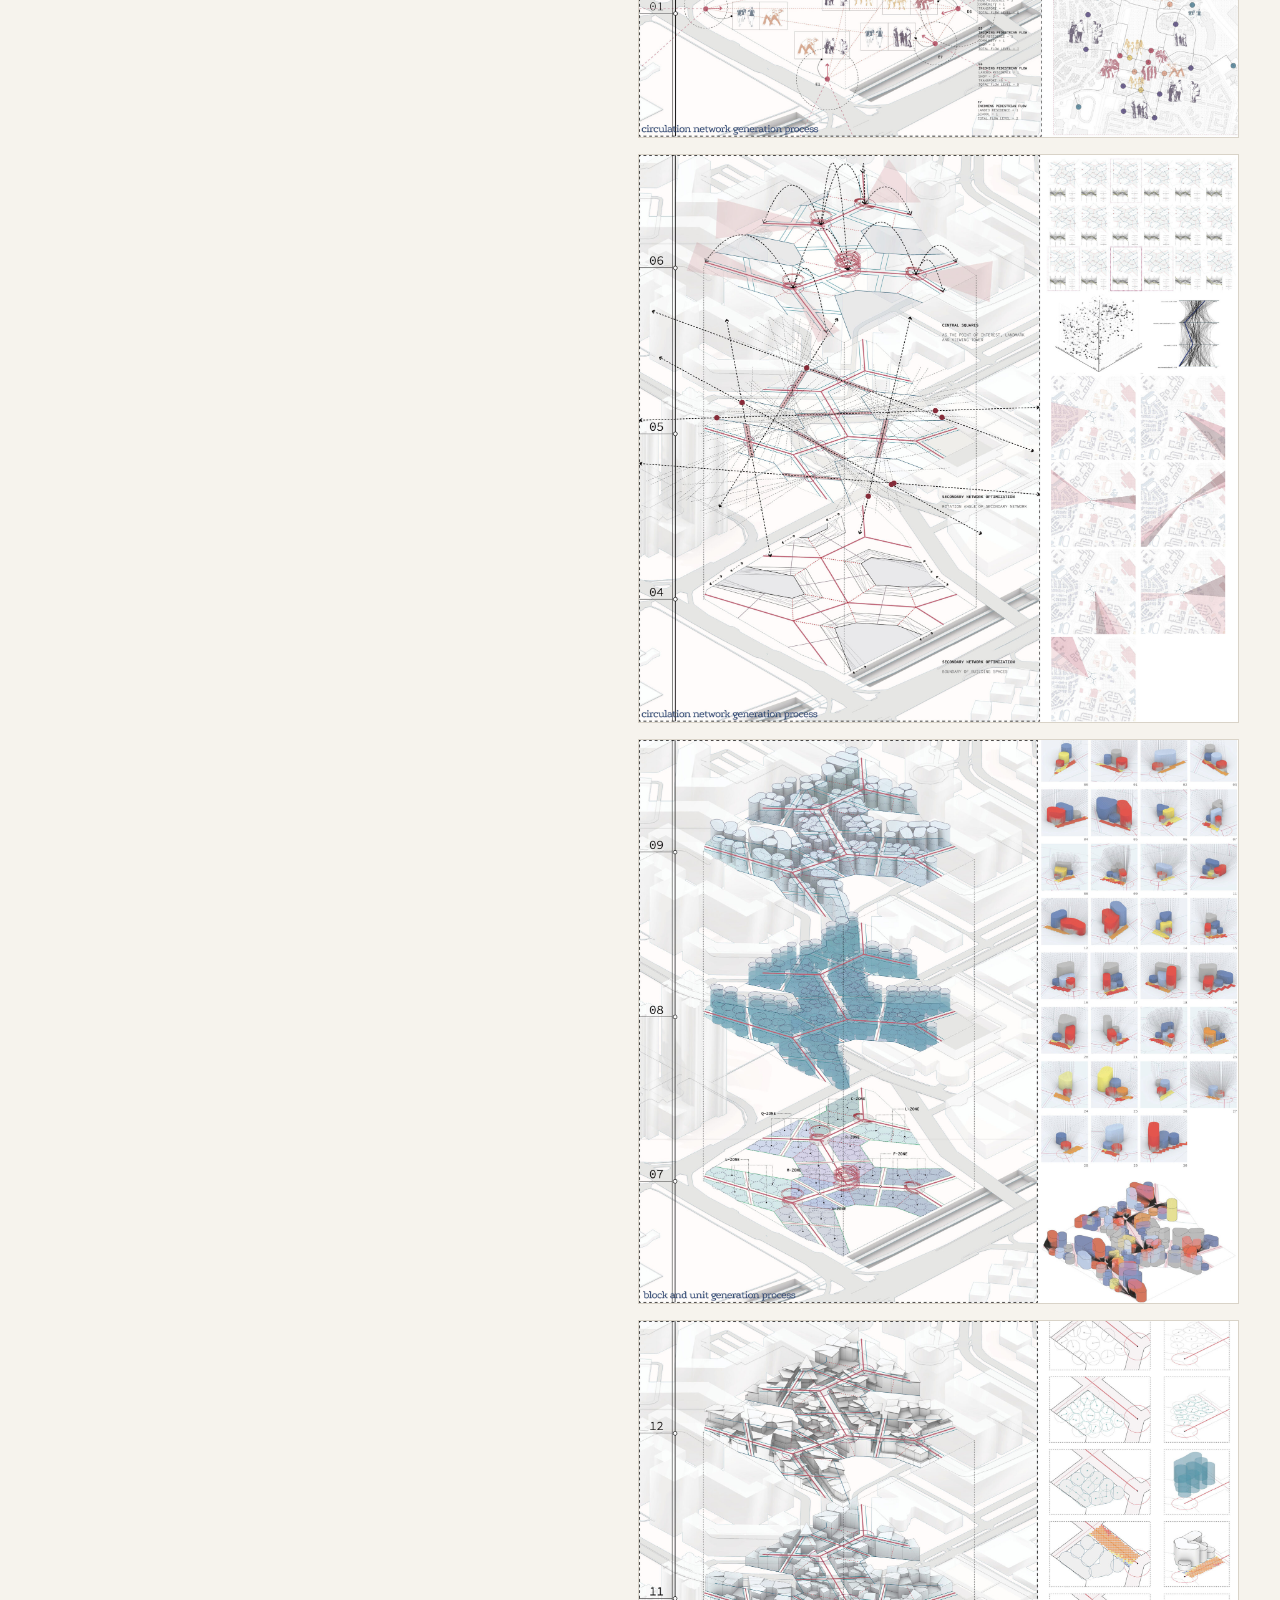
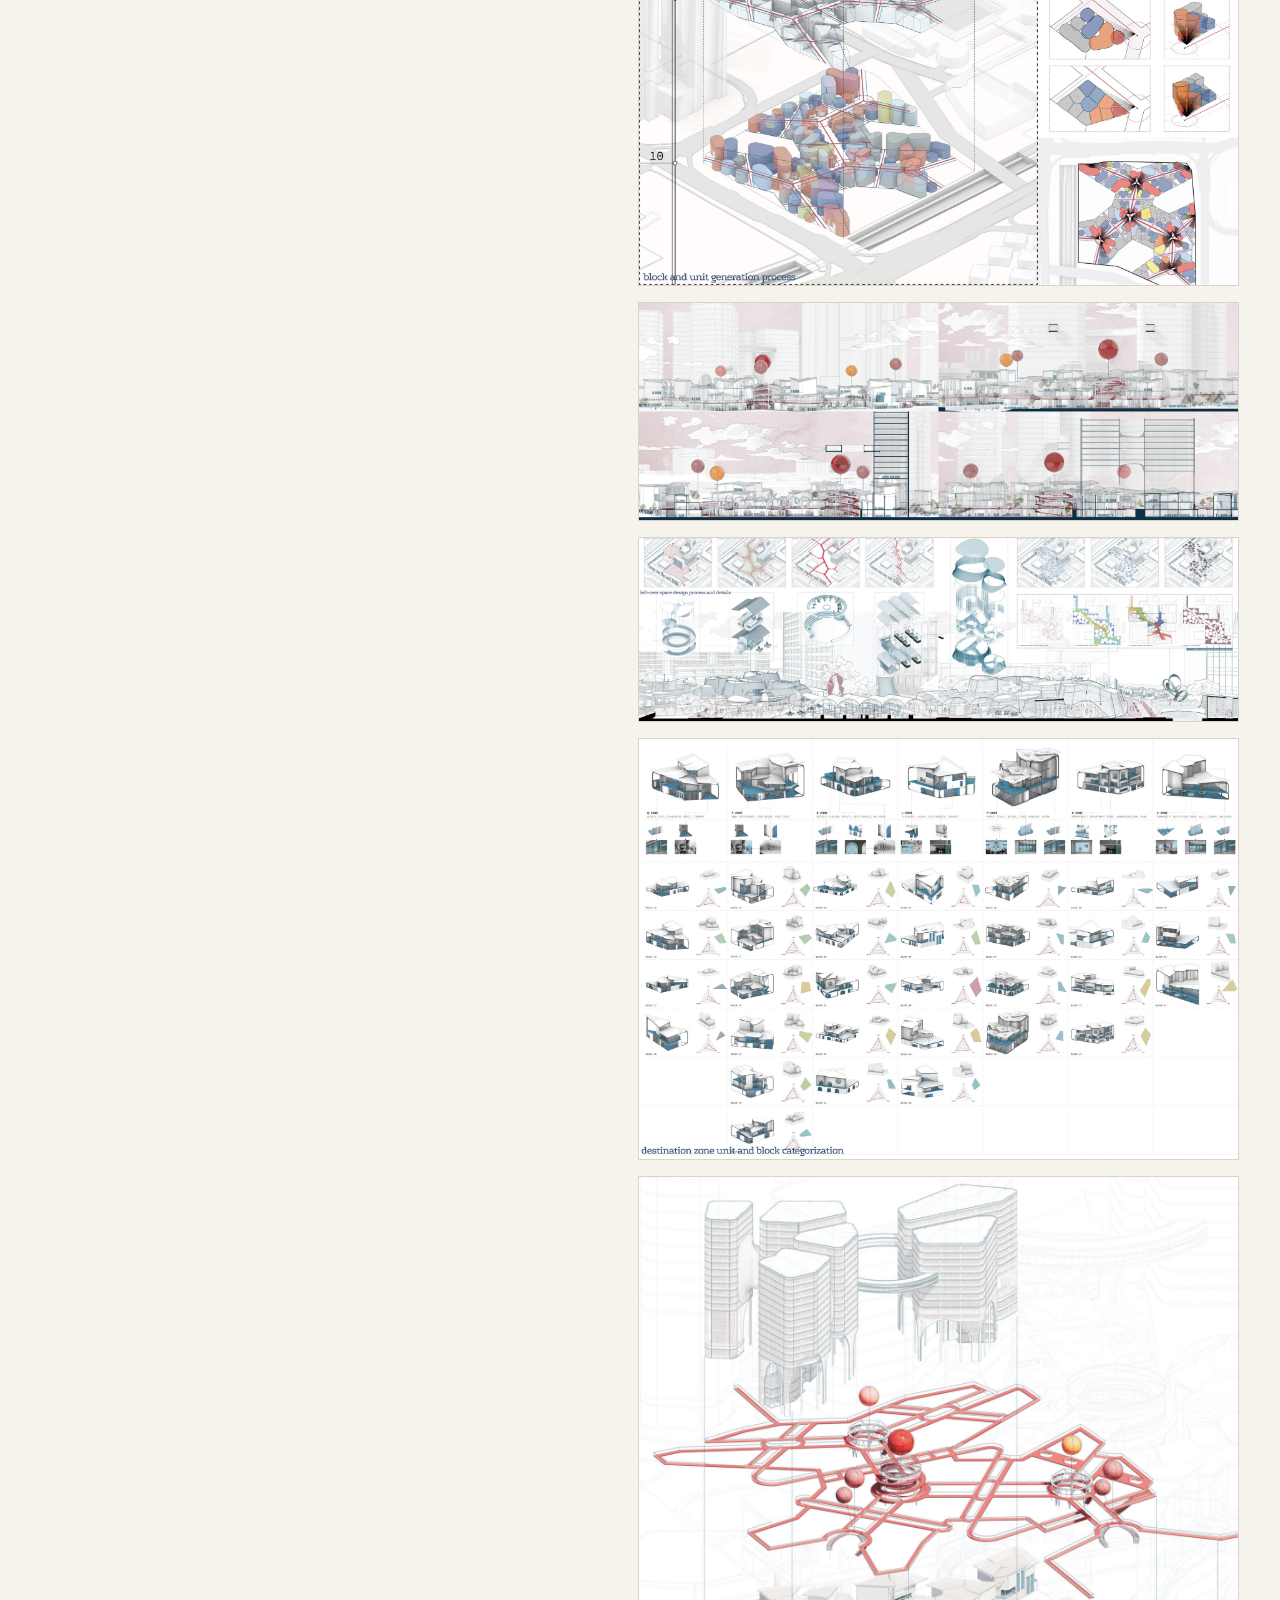
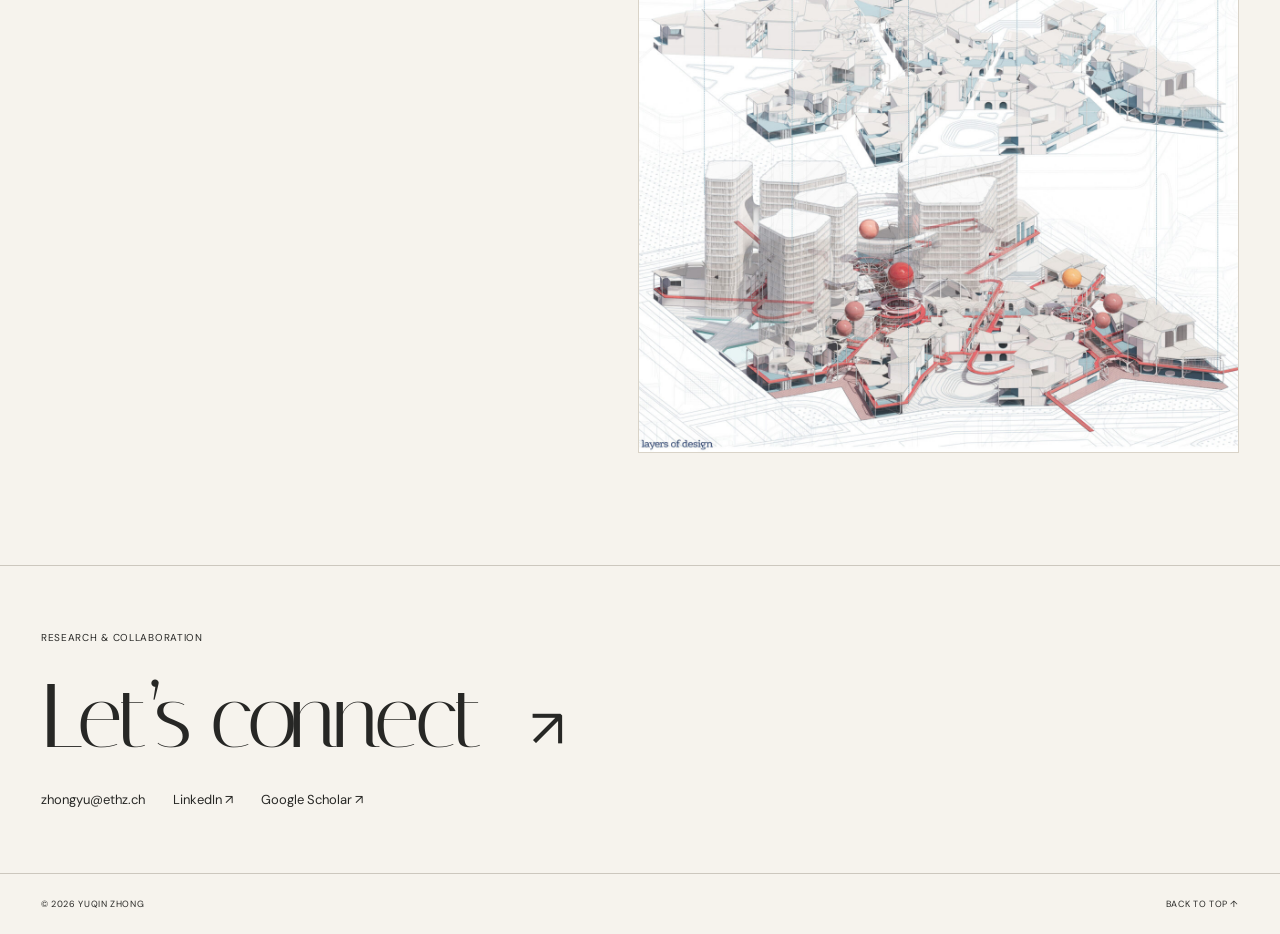
<file: design.html>
<!DOCTYPE html><html lang="en"><head><meta charset="UTF-8"><meta name="viewport" content="width=device-width, initial-scale=1.0"><meta name="description" content="Yuqin Zhong — Human-centred architectural design, industry collaborations and computational design workflows."><title>Design — Yuqin Zhong</title><link rel="icon" type="image/svg+xml" href="assets/favicon.svg"><link rel="preconnect" href="https://fonts.googleapis.com"><link rel="preconnect" href="https://fonts.gstatic.com" crossorigin><link href="https://fonts.googleapis.com/css2?family=DM+Sans:wght@400;500;600&family=Italiana&display=swap" rel="stylesheet"><link rel="stylesheet" href="styles.css"><script src="script.js" defer></script></head><body><a class="skip-link" href="#design">Skip to design</a><header class="site-header"><a class="wordmark" href="index.html" aria-label="Yuqin Zhong, home">YZ<span class="mark-dot" aria-hidden="true"><img src="assets/favicon.svg" alt="" width="22" height="22"></span></a><span class="header-caption">People, space & design</span><nav aria-label="Main navigation"><a href="research.html">Research</a><a href="design.html" aria-current="page">Design</a><a href="tools.html">Tools</a><a href="cv.html">CV ↗</a></nav></header><main id="top">
<section class="work-section" id="design" aria-labelledby="design-title">
<div class="section-intro"><a class="back-link" href="index.html">← Back to portfolio</a><span class="eyebrow">02 / design</span><h1 id="design-title">Designing for<br>human experience.</h1><p>Human-centred architectural design, computational workflows and practice collaborations.</p><nav class="project-nav" aria-label="Design projects"><a href="#project-02-1" aria-current="location"><span>02.1</span><span>UNStudio collaboration</span></a><a href="#project-02-2"><span>02.2</span><span>WOHA collaboration</span></a><a href="#project-02-3"><span>02.3</span><span>Master’s thesis</span></a></nav></div>
<div class="work-list">
<article class="portfolio-entry" id="project-02-1" data-project-folder="assets/projects/02-1-unstudio-collaboration"><span class="item-index">02.1</span><div><h2>UNStudio collaboration</h2><p class="item-subtitle">Architectural cognition in practice</p><p>Integrating cognitive and behavioural research into architectural design practice. Includes the Architectural Cognition Cards Workshop at UNStudio, Amsterdam, in 2023.</p><div class="project-links"></div><div class="project-media"></div></div></article>
<article class="portfolio-entry" id="project-02-2" data-project-folder="assets/projects/02-2-woha-collaboration"><span class="item-index">02.2</span><div><h2>WOHA collaboration</h2><p class="item-subtitle">Architectural cognition in practice</p><p>Collaboration with WOHA, Singapore, as part of the PhD research on translating architectural cognition into design practice.</p><div class="project-links"></div><div class="project-media"></div></div></article>
<article class="portfolio-entry" id="project-02-3" data-project-folder="assets/projects/02-3-masters-thesis"><span class="item-index">02.3</span><div><h2>Master’s thesis</h2><p class="item-subtitle">National University of Singapore · M.Arch · 2020–2021</p><p>A computational design workflow in Grasshopper integrating multi-objective optimisation, spatial network and visibility analyses, with a focus on wayfinding, spatial legibility and experience.</p><div class="project-links"></div><div class="project-media"><img src="assets/projects/02-3-masters-thesis/yuqin-HeroImage-1920x1357.jpg" alt="yuqin-HeroImage-1920x1357" loading="lazy"><img src="assets/projects/02-3-masters-thesis/yuqin-image1-1920x1826.jpg" alt="yuqin-image1-1920x1826" loading="lazy"><img src="assets/projects/02-3-masters-thesis/yuqin-image2-1920x1817.jpg" alt="yuqin-image2-1920x1817" loading="lazy"><img src="assets/projects/02-3-masters-thesis/yuqin-image3-1920x1807.jpg" alt="yuqin-image3-1920x1807" loading="lazy"><img src="assets/projects/02-3-masters-thesis/yuqin-image4-1920x1807.jpg" alt="yuqin-image4-1920x1807" loading="lazy"><img src="assets/projects/02-3-masters-thesis/yuqin-image5-1920x694.jpg" alt="yuqin-image5-1920x694" loading="lazy"><img src="assets/projects/02-3-masters-thesis/yuqin-image6-1920x586.jpg" alt="yuqin-image6-1920x586" loading="lazy"><img src="assets/projects/02-3-masters-thesis/yuqin-image7-1-1920x1347.jpg" alt="yuqin-image7-1-1920x1347" loading="lazy"><img src="assets/projects/02-3-masters-thesis/yuqin-image9-1314x1920.jpg" alt="yuqin-image9-1314x1920" loading="lazy"></div></div></article>
</div></section>
</main><footer id="contact"><div class="contact-top"><span class="eyebrow">Research & collaboration</span><a class="contact-link" href="mailto:zhongyu@ethz.ch">Let’s connect <span aria-hidden="true">↗</span></a><div class="contact-meta"><a href="mailto:zhongyu@ethz.ch">zhongyu@ethz.ch</a><a href="https://www.linkedin.com/in/yuqin-zhong-539b4711b/" target="_blank" rel="noopener">LinkedIn ↗</a><a href="https://scholar.google.com/citations?user=FOmfnWUAAAAJ&hl=en" target="_blank" rel="noopener">Google Scholar ↗</a></div></div><div class="footer-bottom"><span>© 2026 Yuqin Zhong</span><a href="#top">Back to top ↑</a></div></footer></body></html>
</file>
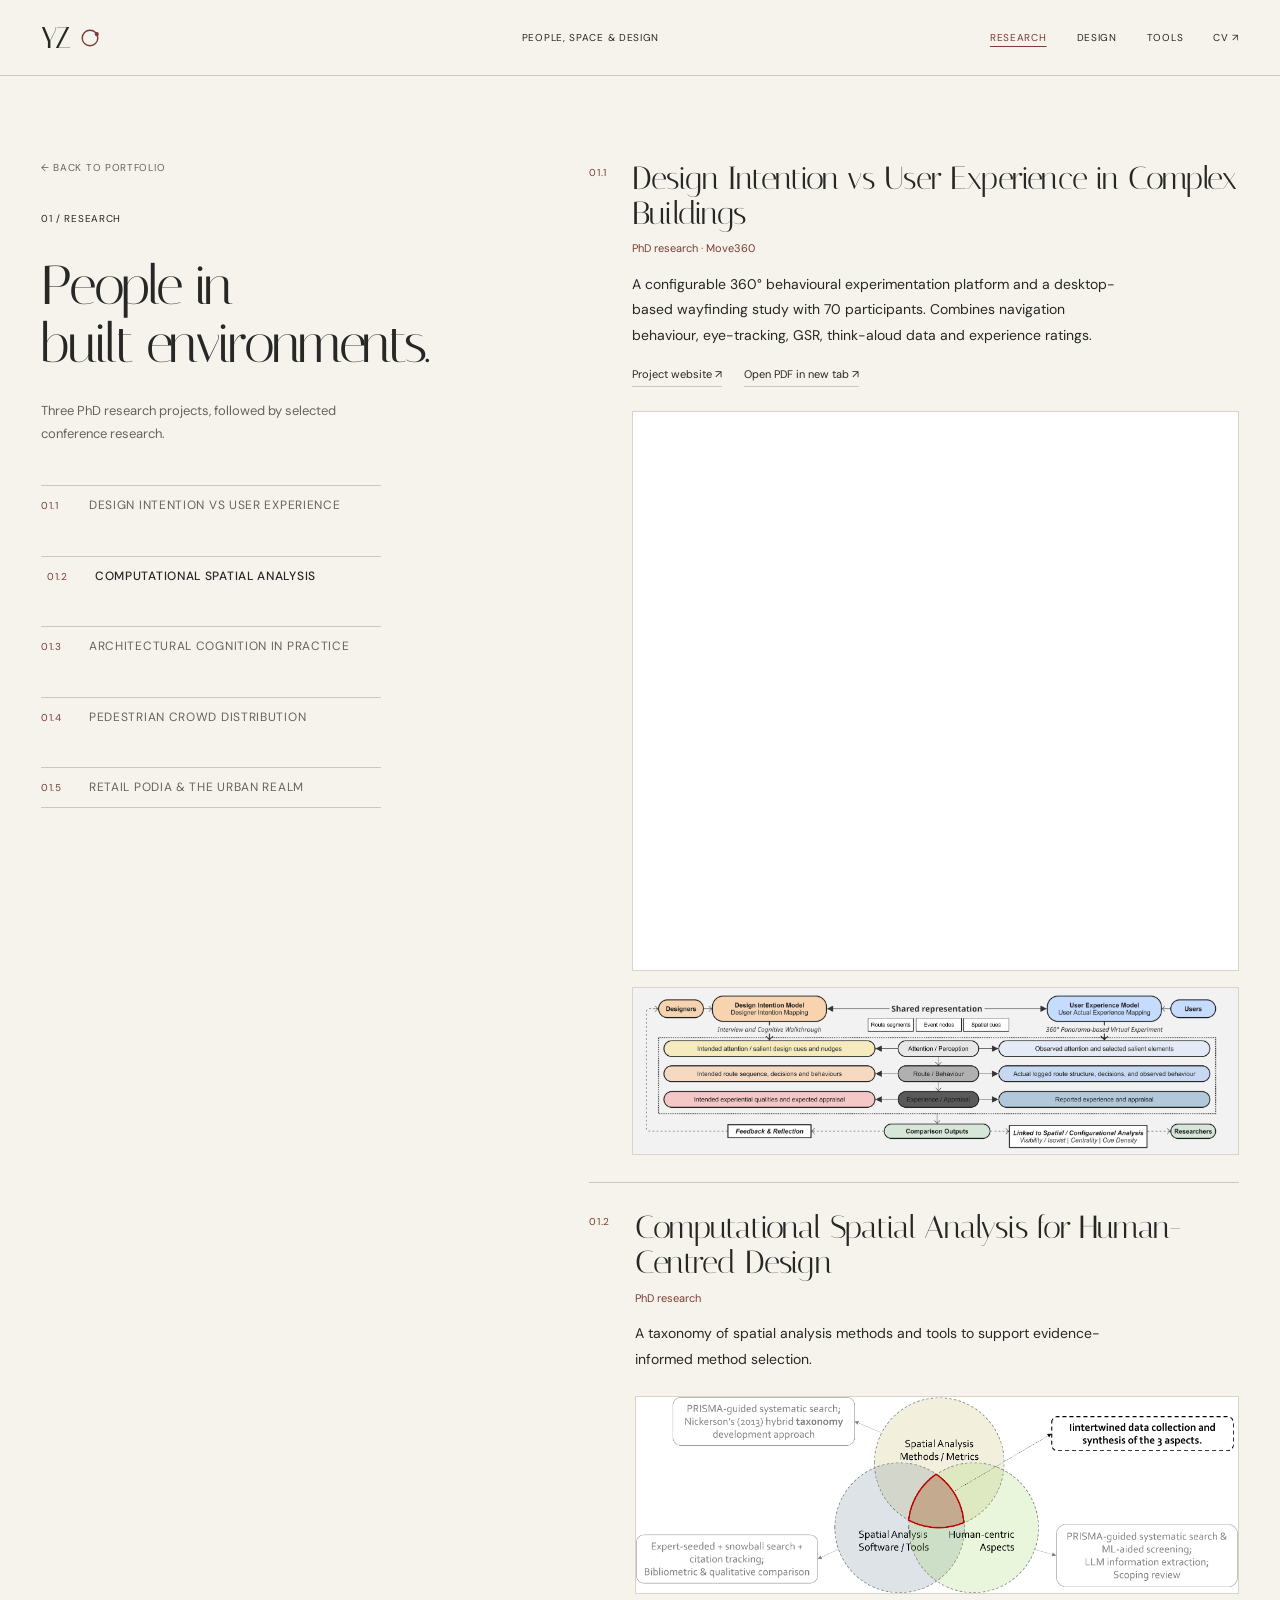
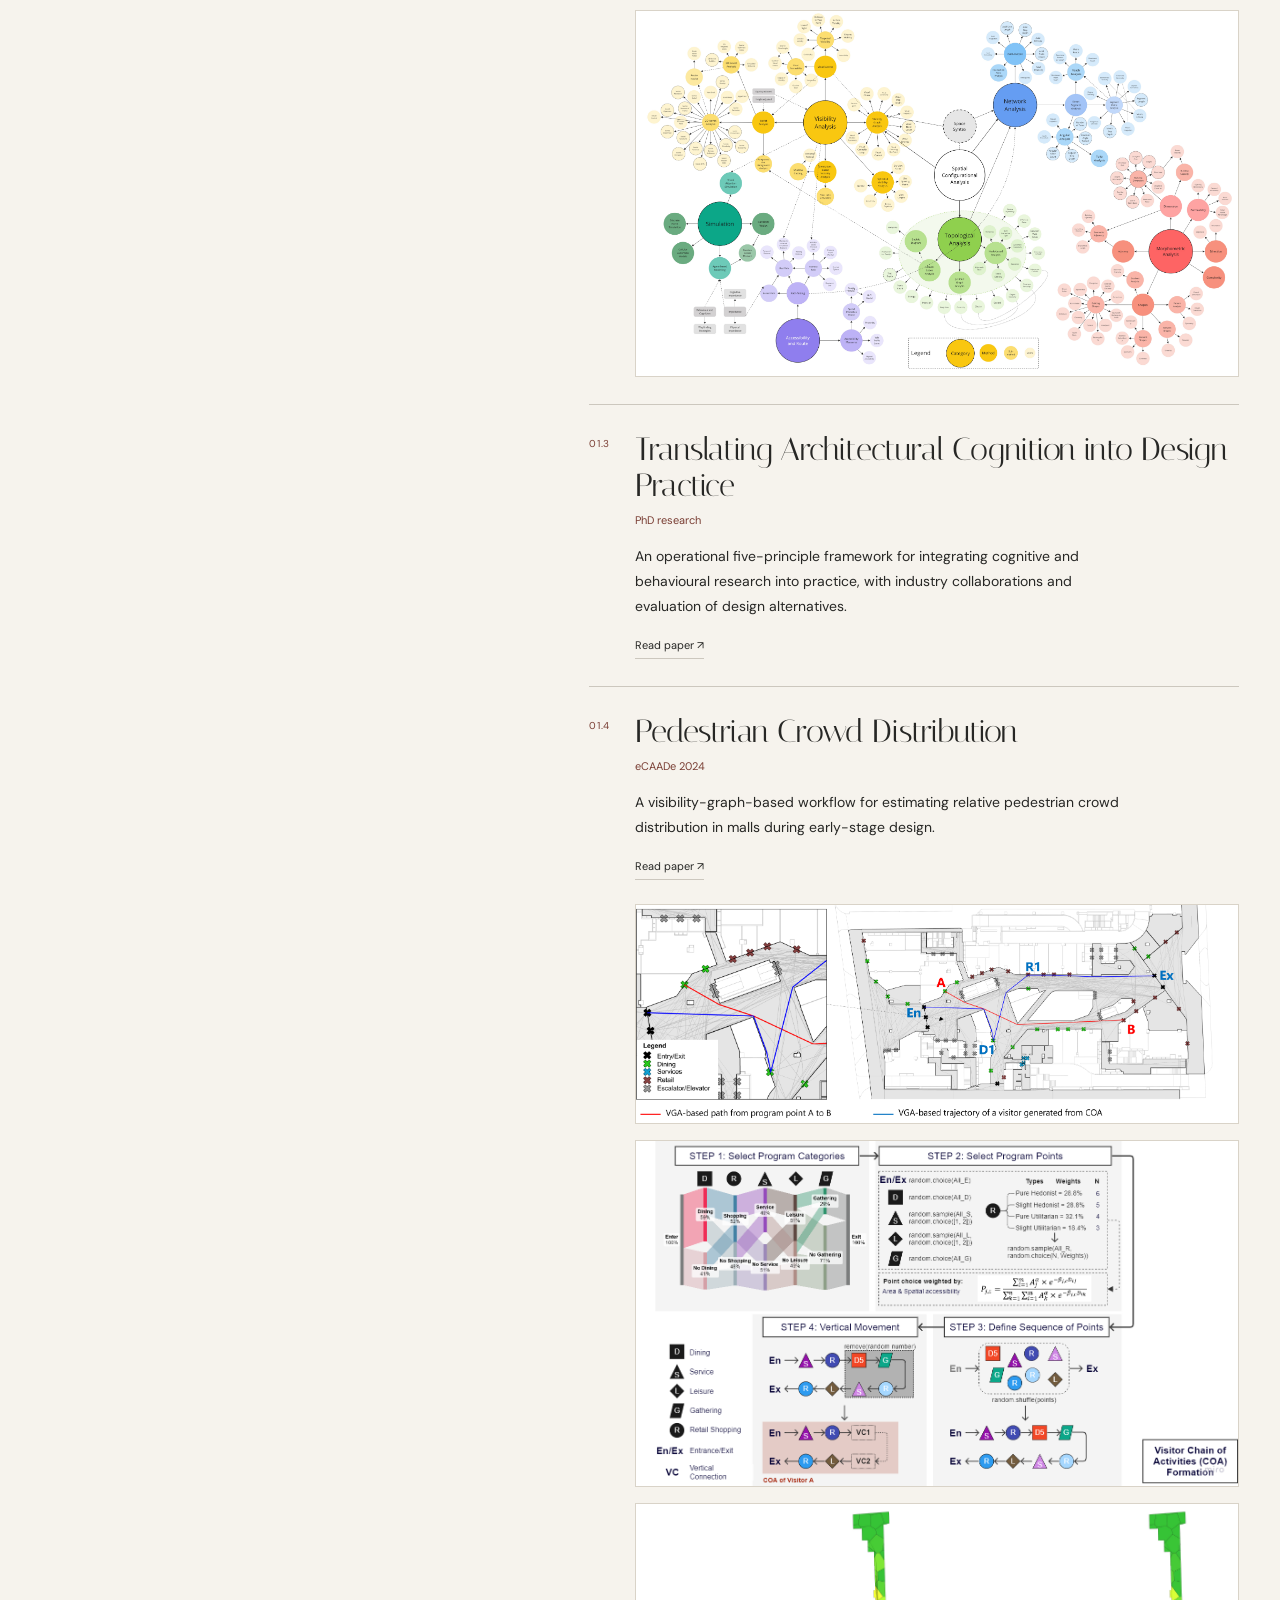
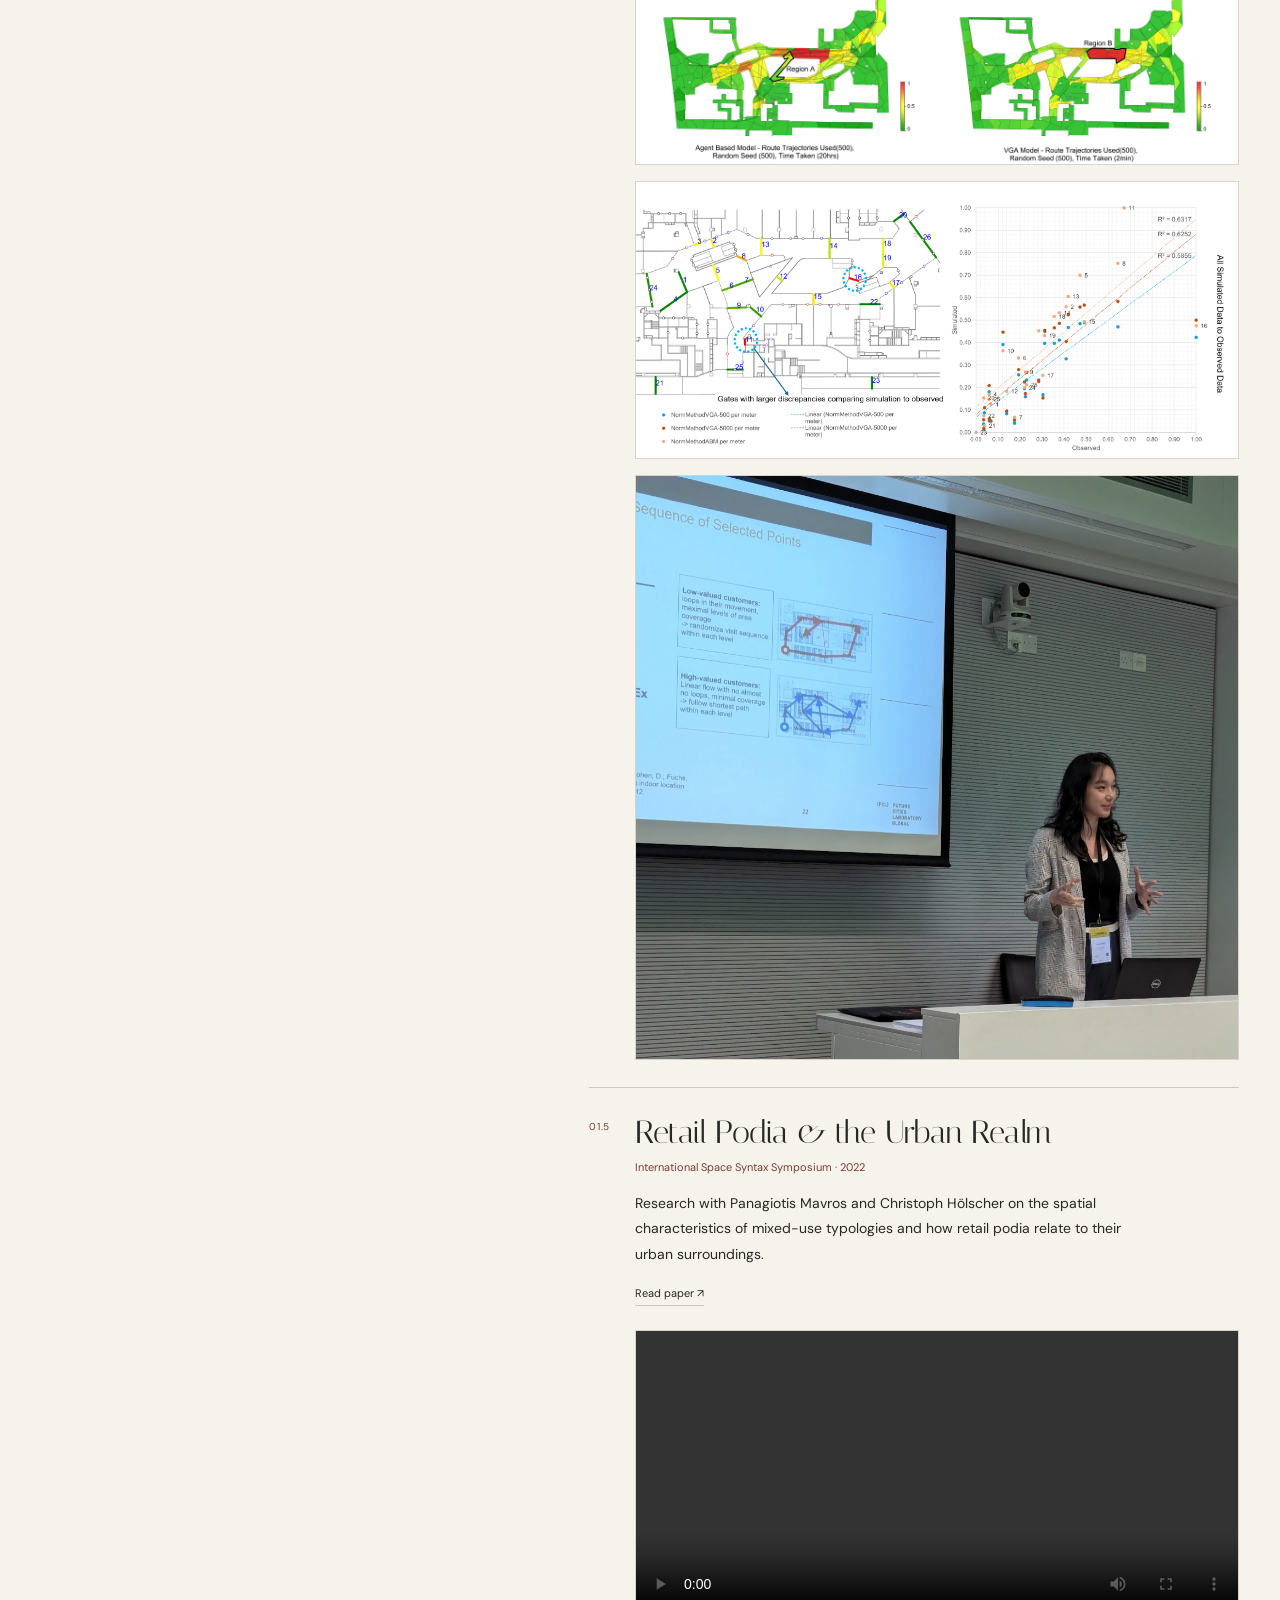
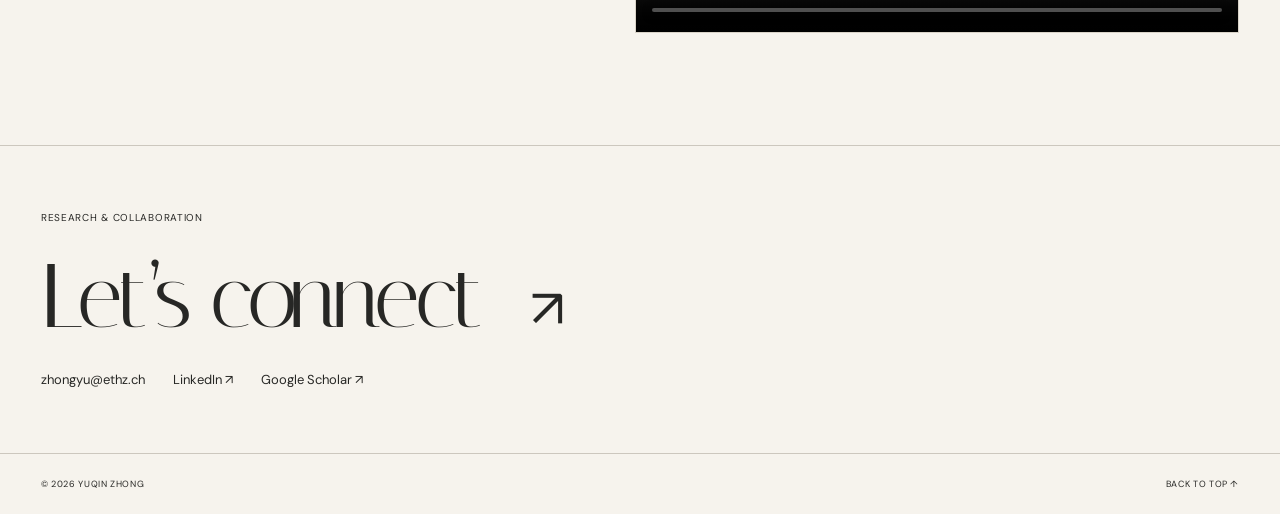
<file: research.html>
<!DOCTYPE html><html lang="en"><head><meta charset="UTF-8"><meta name="viewport" content="width=device-width, initial-scale=1.0"><meta name="description" content="Yuqin Zhong — Research on spatial cognition, human behaviour and computational spatial analysis in built environments."><title>Research — Yuqin Zhong</title><link rel="icon" type="image/svg+xml" href="assets/favicon.svg"><link rel="preconnect" href="https://fonts.googleapis.com"><link rel="preconnect" href="https://fonts.gstatic.com" crossorigin><link href="https://fonts.googleapis.com/css2?family=DM+Sans:wght@400;500;600&family=Italiana&display=swap" rel="stylesheet"><link rel="stylesheet" href="styles.css"><script src="script.js" defer></script></head><body><a class="skip-link" href="#research">Skip to research</a><header class="site-header"><a class="wordmark" href="index.html" aria-label="Yuqin Zhong, home">YZ<span class="mark-dot" aria-hidden="true"><img src="assets/favicon.svg" alt="" width="22" height="22"></span></a><span class="header-caption">People, space & design</span><nav aria-label="Main navigation"><a href="research.html" aria-current="page">Research</a><a href="design.html">Design</a><a href="tools.html">Tools</a><a href="cv.html">CV ↗</a></nav></header><main id="top">
<section class="work-section" id="research" aria-labelledby="research-title">
<div class="section-intro"><a class="back-link" href="index.html">← Back to portfolio</a><span class="eyebrow">01 / research</span><h1 id="research-title">People in<br>built environments.</h1><p>Three PhD research projects, followed by selected conference research.</p><nav class="project-nav" aria-label="Research projects"><a href="#project-01-1" aria-current="location"><span>01.1</span><span>Design Intention vs User Experience</span></a><a href="#project-01-2"><span>01.2</span><span>Computational Spatial Analysis</span></a><a href="#project-01-3"><span>01.3</span><span>Architectural Cognition in Practice</span></a><a href="#project-01-4"><span>01.4</span><span>Pedestrian Crowd Distribution</span></a><a href="#project-01-5"><span>01.5</span><span>Retail Podia & the Urban Realm</span></a></nav></div>
<div class="work-list">
<article class="portfolio-entry" id="project-01-1" data-project-folder="assets/projects/01-1-move360-wayfinding"><span class="item-index">01.1</span><div><h2>Design Intention vs User Experience in Complex Buildings</h2><p class="item-subtitle">PhD research · Move360</p><p>A configurable 360° behavioural experimentation platform and a desktop-based wayfinding study with 70 participants. Combines navigation behaviour, eye-tracking, GSR, think-aloud data and experience ratings.</p><div class="project-links"><a href="https://360exp.netlify.app/" target="_blank" rel="noopener">Project website ↗</a><a href="assets/projects/01-1-move360-wayfinding/COSIT2026_small.pdf" target="_blank" rel="noopener">Open PDF in new tab ↗</a></div><div class="project-media"><iframe class="pdf-viewer" src="assets/projects/01-1-move360-wayfinding/COSIT2026_small.pdf#view=FitH" title="COSIT2026_small.pdf" loading="lazy"></iframe><img src="assets/projects/01-1-move360-wayfinding/framework.jpg" alt="framework" loading="lazy"></div></div></article>
<article class="portfolio-entry" id="project-01-2" data-project-folder="assets/projects/01-2-spatial-analysis-taxonomy"><span class="item-index">01.2</span><div><h2>Computational Spatial Analysis for Human-Centred Design</h2><p class="item-subtitle">PhD research</p><p>A taxonomy of spatial analysis methods and tools to support evidence-informed method selection.</p><div class="project-links"></div><div class="project-media"><img src="assets/projects/01-2-spatial-analysis-taxonomy/Picture1.png" alt="Picture1" loading="lazy"><img src="assets/projects/01-2-spatial-analysis-taxonomy/Taxonomy%20of%20Spatial%20Analysis%20Methods%20V2.jpg" alt="Taxonomy of Spatial Analysis Methods V2" loading="lazy"></div></div></article>
<article class="portfolio-entry" id="project-01-3" data-project-folder="assets/projects/01-3-cognition-in-practice"><span class="item-index">01.3</span><div><h2>Translating Architectural Cognition into Design Practice</h2><p class="item-subtitle">PhD research</p><p>An operational five-principle framework for integrating cognitive and behavioural research into practice, with industry collaborations and evaluation of design alternatives.</p><div class="project-links"><a href="https://doi.org/10.1142/S2972426025710011" target="_blank" rel="noopener">Read paper ↗</a></div><div class="project-media"></div></div></article>
<article class="portfolio-entry" id="project-01-4" data-project-folder="assets/projects/01-4-pedestrian-crowd-distribution"><span class="item-index">01.4</span><div><h2>Pedestrian Crowd Distribution</h2><p class="item-subtitle">eCAADe 2024</p><p>A visibility-graph-based workflow for estimating relative pedestrian crowd distribution in malls during early-stage design.</p><div class="project-links"><a href="https://research.tue.nl/en/publications/estimating-relative-pedestrian-crowd-distribution-a-visibility-gr/" target="_blank" rel="noopener">Read paper ↗</a></div><div class="project-media"><img src="assets/projects/01-4-pedestrian-crowd-distribution/Figure1.png" alt="Figure1" loading="lazy"><img src="assets/projects/01-4-pedestrian-crowd-distribution/Figure2.png" alt="Figure2" loading="lazy"><img src="assets/projects/01-4-pedestrian-crowd-distribution/Figure3.jpg" alt="Figure3" loading="lazy"><img src="assets/projects/01-4-pedestrian-crowd-distribution/figure4a4b.png" alt="figure4a4b" loading="lazy"><img src="assets/projects/01-4-pedestrian-crowd-distribution/Weixin%20Image_20240924145416.jpg" alt="Weixin Image_20240924145416" loading="lazy"></div></div></article>
<article class="portfolio-entry" id="project-01-5" data-project-folder="assets/projects/01-5-retail-podia"><span class="item-index">01.5</span><div><h2>Retail Podia & the Urban Realm</h2><p class="item-subtitle">International Space Syntax Symposium · 2022</p><p>Research with Panagiotis Mavros and Christoph Hölscher on the spatial characteristics of mixed-use typologies and how retail podia relate to their urban surroundings.</p><div class="project-links"><a href="https://www.research-collection.ethz.ch/entities/publication/57de37d3-b389-4fc4-a4e7-7bfcd9b59e7b" target="_blank" rel="noopener">Read paper ↗</a></div><div class="project-media"><video src="assets/projects/01-5-retail-podia/Video2.mp4" controls playsinline preload="metadata"></video></div></div></article>
</div></section>
</main><footer id="contact"><div class="contact-top"><span class="eyebrow">Research & collaboration</span><a class="contact-link" href="mailto:zhongyu@ethz.ch">Let’s connect <span aria-hidden="true">↗</span></a><div class="contact-meta"><a href="mailto:zhongyu@ethz.ch">zhongyu@ethz.ch</a><a href="https://www.linkedin.com/in/yuqin-zhong-539b4711b/" target="_blank" rel="noopener">LinkedIn ↗</a><a href="https://scholar.google.com/citations?user=FOmfnWUAAAAJ&hl=en" target="_blank" rel="noopener">Google Scholar ↗</a></div></div><div class="footer-bottom"><span>© 2026 Yuqin Zhong</span><a href="#top">Back to top ↑</a></div></footer></body></html>
</file>
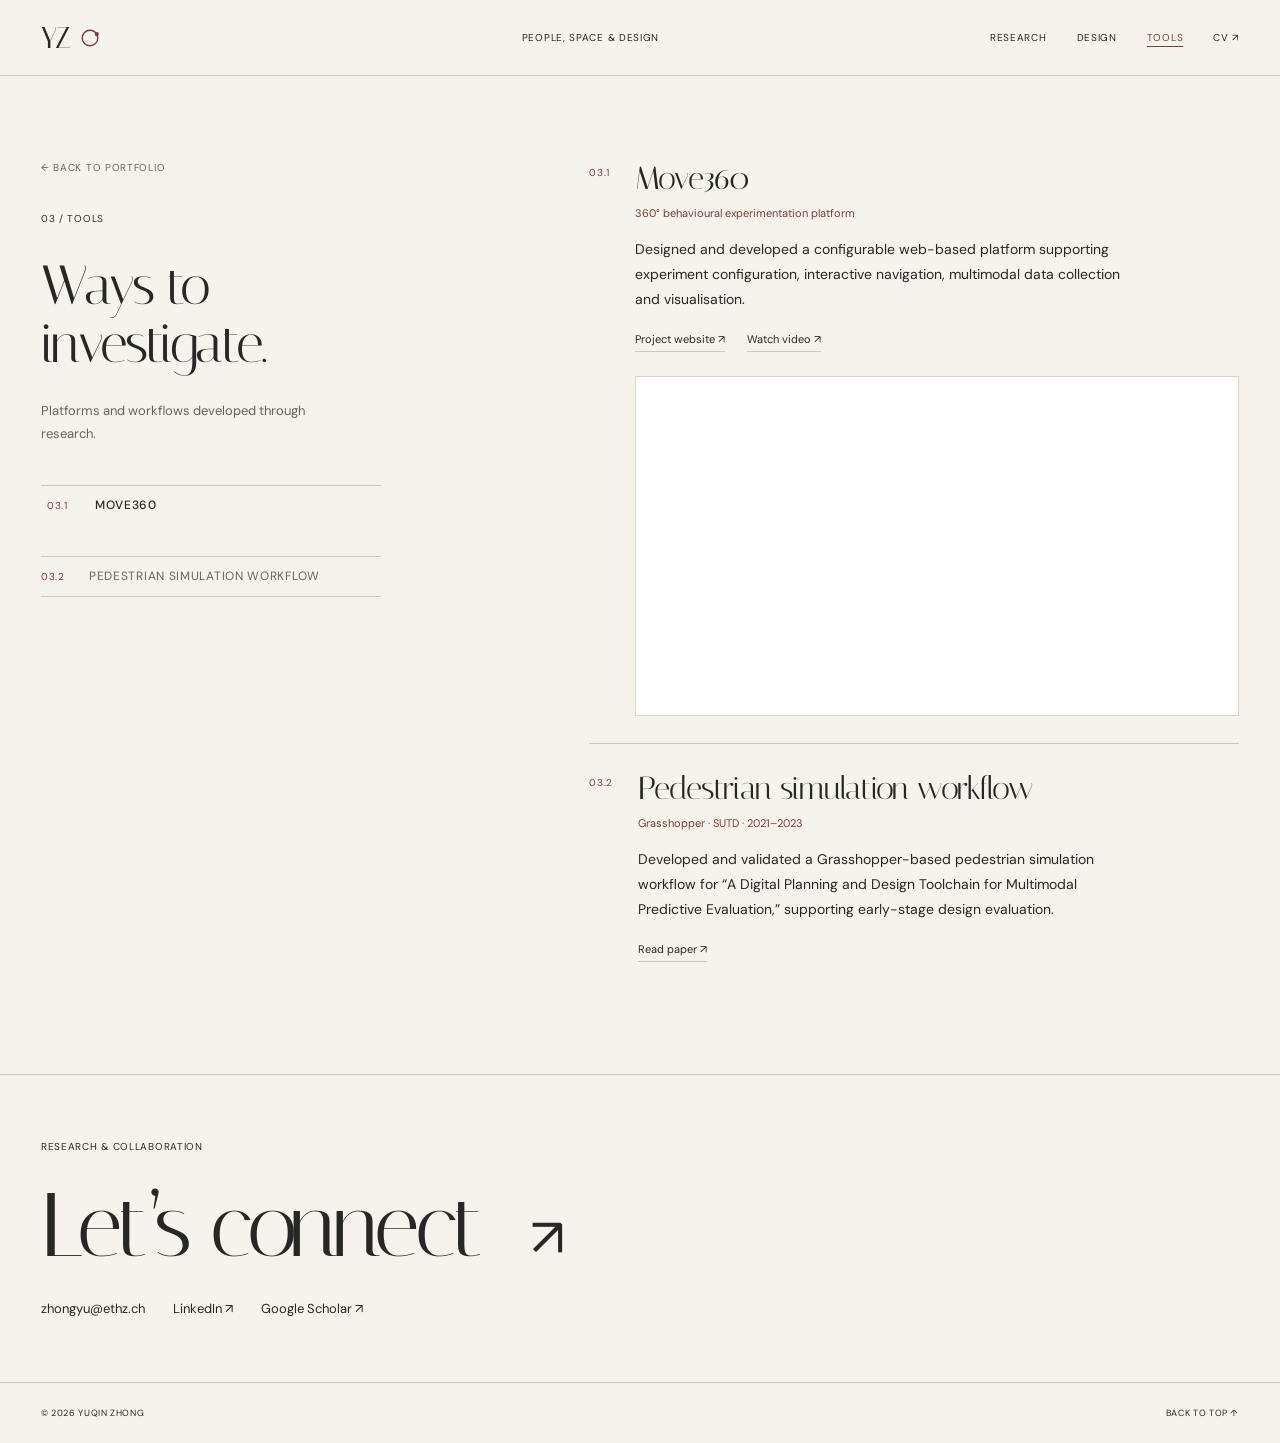
<file: tools.html>
<!DOCTYPE html><html lang="en"><head><meta charset="UTF-8"><meta name="viewport" content="width=device-width, initial-scale=1.0"><meta name="description" content="Yuqin Zhong — Research platforms and computational spatial simulation workflows."><title>Tools — Yuqin Zhong</title><link rel="icon" type="image/svg+xml" href="assets/favicon.svg"><link rel="preconnect" href="https://fonts.googleapis.com"><link rel="preconnect" href="https://fonts.gstatic.com" crossorigin><link href="https://fonts.googleapis.com/css2?family=DM+Sans:wght@400;500;600&family=Italiana&display=swap" rel="stylesheet"><link rel="stylesheet" href="styles.css"><script src="script.js" defer></script></head><body><a class="skip-link" href="#tools">Skip to tools</a><header class="site-header"><a class="wordmark" href="index.html" aria-label="Yuqin Zhong, home">YZ<span class="mark-dot" aria-hidden="true"><img src="assets/favicon.svg" alt="" width="22" height="22"></span></a><span class="header-caption">People, space & design</span><nav aria-label="Main navigation"><a href="research.html">Research</a><a href="design.html">Design</a><a href="tools.html" aria-current="page">Tools</a><a href="cv.html">CV ↗</a></nav></header><main id="top">
<section class="work-section" id="tools" aria-labelledby="tools-title">
<div class="section-intro"><a class="back-link" href="index.html">← Back to portfolio</a><span class="eyebrow">03 / tools</span><h1 id="tools-title">Ways to<br>investigate.</h1><p>Platforms and workflows developed through research.</p><nav class="project-nav" aria-label="Tools projects"><a href="#project-03-1" aria-current="location"><span>03.1</span><span>Move360</span></a><a href="#project-03-2"><span>03.2</span><span>Pedestrian simulation workflow</span></a></nav></div>
<div class="work-list">
<article class="portfolio-entry" id="project-03-1" data-project-folder="assets/projects/03-1-move360-platform"><span class="item-index">03.1</span><div><h2>Move360</h2><p class="item-subtitle">360° behavioural experimentation platform</p><p>Designed and developed a configurable web-based platform supporting experiment configuration, interactive navigation, multimodal data collection and visualisation.</p><div class="project-links"><a href="https://360exp.netlify.app/" target="_blank" rel="noopener">Project website ↗</a><a href="https://youtu.be/iFonFRO5wCo" target="_blank" rel="noopener">Watch video ↗</a></div><div class="project-media"><div class="video-embed"><iframe src="https://www.youtube.com/embed/iFonFRO5wCo" title="Project video" allow="accelerometer; autoplay; clipboard-write; encrypted-media; gyroscope; picture-in-picture; web-share" referrerpolicy="strict-origin-when-cross-origin" allowfullscreen loading="lazy"></iframe></div></div></div></article>
<article class="portfolio-entry" id="project-03-2" data-project-folder="assets/projects/03-2-pedestrian-simulation-workflow"><span class="item-index">03.2</span><div><h2>Pedestrian simulation workflow</h2><p class="item-subtitle">Grasshopper · SUTD · 2021–2023</p><p>Developed and validated a Grasshopper-based pedestrian simulation workflow for “A Digital Planning and Design Toolchain for Multimodal Predictive Evaluation,” supporting early-stage design evaluation.</p><div class="project-links"><a href="https://research.tue.nl/en/publications/estimating-relative-pedestrian-crowd-distribution-a-visibility-gr/" target="_blank" rel="noopener">Read paper ↗</a></div><div class="project-media"></div></div></article>
</div></section>
</main><footer id="contact"><div class="contact-top"><span class="eyebrow">Research & collaboration</span><a class="contact-link" href="mailto:zhongyu@ethz.ch">Let’s connect <span aria-hidden="true">↗</span></a><div class="contact-meta"><a href="mailto:zhongyu@ethz.ch">zhongyu@ethz.ch</a><a href="https://www.linkedin.com/in/yuqin-zhong-539b4711b/" target="_blank" rel="noopener">LinkedIn ↗</a><a href="https://scholar.google.com/citations?user=FOmfnWUAAAAJ&hl=en" target="_blank" rel="noopener">Google Scholar ↗</a></div></div><div class="footer-bottom"><span>© 2026 Yuqin Zhong</span><a href="#top">Back to top ↑</a></div></footer></body></html>
</file>
<file: styles.css>
:root {
  --paper:#f6f3ed; --ink:#272725; --muted:#66635d; --line:#ccc7be;
  --accent:#793d33; --serif:'Italiana',Georgia,serif; --sans:'DM Sans',Arial,sans-serif;
  --gutter:clamp(22px,3.2vw,60px);
}
*{box-sizing:border-box}
html{scroll-behavior:smooth;scroll-padding-top:25px}
body{margin:0;background:var(--paper);color:var(--ink);font-family:var(--sans);-webkit-font-smoothing:antialiased}
a{color:inherit;text-decoration:none} a,summary{-webkit-tap-highlight-color:transparent}
a:focus-visible,summary:focus-visible{outline:2px solid var(--accent);outline-offset:5px}
a:hover{text-decoration:underline;text-underline-offset:5px}
img{display:block;max-width:100%} p,h1,h2,h3{margin:0}
::selection{background:#d8b7a7}
.skip-link{position:absolute;top:-80px;left:20px;z-index:20;padding:15px;background:var(--paper)}
.skip-link:focus{top:12px}
.site-header{height:76px;display:flex;align-items:center;justify-content:space-between;gap:24px;padding:14px var(--gutter);border-bottom:1px solid var(--line)}
.wordmark{font-family:var(--serif);font-size:30px;letter-spacing:-2px;display:flex;align-items:center;gap:10px}
.wordmark:hover{text-decoration:none}
.mark-dot{display:inline-flex;width:22px;height:22px;color:var(--accent)}
.mark-dot img,.mark-dot svg{width:100%;height:100%;display:block}
.header-caption,nav,.eyebrow,.project-category,.gallery-caption,.footer-bottom,.item-index,.status-label,.back-link{font-size:10px;letter-spacing:.07em;text-transform:uppercase}
nav{display:flex;gap:30px}nav a[aria-current="page"]{color:var(--accent);text-decoration:underline;text-underline-offset:5px}.header-caption{margin-left:90px}
.project-grid{display:grid;grid-template-columns:repeat(4,minmax(0,1fr))}
.identity-panel,.project{position:relative;min-height:650px;height:calc(100svh - 76px);max-height:1100px;border-right:1px solid var(--line);overflow:hidden}
.identity-panel{padding:35px clamp(20px,2.3vw,42px);display:flex;flex-direction:column;align-items:flex-start;transition:background .3s}
.identity-panel:hover{text-decoration:none;background:#eee8df}
.identity-panel:focus-visible{outline-offset:-7px}
.identity-panel h1{font-family:var(--serif);font-size:clamp(65px,6.7vw,120px);font-weight:400;line-height:.92;letter-spacing:-.06em;margin-top:60px}
.name-period{color:var(--accent)}
.identity-role{font-size:12px;margin-top:27px}
.identity-affiliation{font-size:11px;line-height:1.6;color:var(--muted);margin-top:6px}
.identity-intro{font-family:var(--serif);font-size:clamp(20px,1.8vw,31px);line-height:1.2;letter-spacing:-.02em;margin-top:36px}
.identity-bottom{display:flex;align-items:flex-end;justify-content:space-between;gap:15px;width:100%;margin-top:auto;padding-top:28px;font-size:10px}
.identity-bottom img{width:65px;height:83px;object-fit:cover;filter:grayscale(1);opacity:.85}
.identity-bottom span span{font-size:20px;margin-left:8px}
.project{isolation:isolate;--panel:#e4dace;background:var(--panel)}
.project:last-child{border-right:0}
.project-design{--panel:#e2e3da}.project-tools{--panel:#d7dfd9}
.project summary{list-style:none;position:absolute;inset:0;cursor:pointer;z-index:2}
.project summary::-webkit-details-marker{display:none}
.project summary:focus-visible{outline:3px solid var(--accent);outline-offset:-7px}
.project-art{position:absolute;width:100%;height:100%;object-fit:cover;transition:opacity .4s,transform .8s}
.project-heading{position:absolute;top:35px;left:clamp(20px,2.3vw,42px);right:20px;display:block;z-index:2}
.project-category{display:block;margin-bottom:57px;font-size:9px;letter-spacing:.06em}
.project-title{font-family:var(--serif);font-size:clamp(40px,4.3vw,76px);font-weight:400;letter-spacing:-.05em;line-height:1;display:block}
.project-subtitle{font-size:11px;line-height:1.5;display:block;margin-top:18px}
.project-number{position:absolute;left:clamp(17px,1.8vw,36px);bottom:60px;font-family:var(--serif);font-size:clamp(140px,16vw,290px);letter-spacing:-.09em;line-height:1;color:var(--accent);transition:opacity .3s,transform .5s}
.project-bottom{position:absolute;bottom:32px;left:clamp(20px,2.3vw,42px);right:22px;display:flex;align-items:center;justify-content:flex-end;gap:12px;font-size:9px}
.art-note{font-size:8px;letter-spacing:.03em}.reveal-label{display:flex;align-items:center;gap:8px;white-space:nowrap}.toggle-symbol{font-size:21px;font-weight:400}
.project-description{position:relative;z-index:3;margin:0;padding:245px clamp(20px,2.3vw,42px) 85px;pointer-events:none;font-size:13px;line-height:1.65;animation:reveal .35s ease both}
.detail-lead{font-family:Georgia,serif;font-size:clamp(22px,1.9vw,32px);line-height:1.18;letter-spacing:-.035em;margin-bottom:20px}
.method-list{margin-top:28px;display:flex;flex-direction:column;font-size:10px;letter-spacing:.01em}
.method-list span{border-top:1px solid #bfb8ad;padding:8px 0}
.section-link{pointer-events:auto;display:flex;justify-content:space-between;align-items:center;gap:15px;font-size:11px;margin-top:27px;border-bottom:1px solid var(--ink);padding-bottom:7px}
.section-link span{font-size:20px}
.project[open] .project-art{opacity:.06;transform:scale(1.03)}
.project[open] .project-number{opacity:0;transform:translateY(20px)}
.project[open] .art-note{visibility:hidden}
.gallery-caption{padding:16px var(--gutter);border-top:1px solid var(--line);border-bottom:1px solid var(--line);display:flex;align-items:center;justify-content:space-between;gap:20px;color:var(--muted);font-size:9px;text-transform:none;letter-spacing:.015em}
.gallery-caption a{color:var(--ink)}
.work-section{display:grid;grid-template-columns:1fr 1.45fr;gap:100px;padding:85px var(--gutter);border-bottom:1px solid var(--line);align-items:start}
.section-intro{position:sticky;top:36px;align-self:start}
.section-intro .back-link{display:block;margin-bottom:32px;color:var(--muted)}
.section-intro h1,.section-intro h2{font-family:var(--serif);font-size:clamp(42px,4.3vw,72px);font-weight:400;letter-spacing:-.04em;line-height:1.06;margin-top:30px}
.section-intro>p{font-size:13px;line-height:1.8;max-width:300px;margin-top:25px;color:var(--muted)}
.project-nav{margin-top:40px;display:flex;flex-direction:column;max-width:340px;border-bottom:1px solid var(--line)}
.project-nav a{display:grid;grid-template-columns:36px 1fr;gap:12px;align-items:baseline;padding:11px 0;border-top:1px solid var(--line);font-size:12px;line-height:1.45;color:var(--muted);transition:color .2s,padding-left .2s}
.project-nav a span:first-child{font-size:10px;letter-spacing:.07em;color:var(--accent)}
.project-nav a:hover,.project-nav a[aria-current="location"]{color:var(--ink);text-decoration:none;padding-left:6px}
.project-nav a[aria-current="location"] span:last-child{font-weight:500}
.work-list article{display:flex;gap:25px;padding:27px 0;border-top:1px solid var(--line);scroll-margin-top:36px}
.work-list article:first-child{padding-top:0;border-top:0}
.item-index{color:var(--accent);padding-top:5px;white-space:nowrap}
.work-list h2,.work-list h3{font-family:var(--serif);font-size:32px;font-weight:400;line-height:1.1;letter-spacing:-.025em}
.work-list p{max-width:500px;font-size:14px;line-height:1.8;margin-top:13px}
.work-list .item-subtitle{font-size:11px;color:var(--accent);margin-top:8px}
.work-list .item-note{font-size:11px;color:var(--muted)}
.status-label{display:inline-block;font-size:8px;border:1px solid var(--line);padding:4px 8px;margin-top:15px}
.contact-top{display:flex;flex-direction:column;align-items:flex-start;padding:65px var(--gutter);gap:24px}
.contact-link{font-family:var(--serif);font-size:clamp(46px,7vw,110px);line-height:1.1;letter-spacing:-.05em}
.contact-link span{font-family:var(--sans);font-size:.6em;margin-left:30px}
.contact-meta{display:flex;flex-wrap:wrap;gap:12px 28px;font-size:13px}
.footer-bottom{padding:24px var(--gutter);border-top:1px solid var(--line);display:flex;justify-content:space-between;gap:20px;font-size:9px}
.cv-main{max-width:1150px;margin:auto;padding:45px var(--gutter) 70px}
.back-link{display:inline-block;margin-bottom:60px}
.cv-header{display:flex;justify-content:space-between;align-items:center;gap:40px;margin-bottom:70px}
.cv-header h1{font-family:var(--serif);font-size:clamp(55px,6.5vw,100px);font-weight:400;letter-spacing:-.05em;margin:20px 0}
.cv-header p{font-size:14px;line-height:1.8}
.cv-header img{width:170px;height:220px;object-fit:cover;filter:saturate(.6)}
.cv-section{display:grid;grid-template-columns:1fr 2fr;gap:40px;border-top:1px solid var(--line);padding:30px 0;font-size:14px;line-height:1.9}
.cv-section h2{font-family:var(--serif);font-size:30px;font-weight:400;line-height:1.2}
.cv-section p+p{margin-top:15px}.cv-section ul{margin:0;padding-left:18px}
.cv-links{display:flex;align-items:flex-start;flex-direction:column;gap:10px}
.draft-note{border-top:1px solid var(--line);padding-top:25px;font-size:11px;color:var(--muted);line-height:1.7}
@keyframes reveal{from{opacity:0;transform:translateY(8px)}to{opacity:1;transform:translateY(0)}}
@media(min-width:1600px){.project-description{padding-top:330px;font-size:15px}.project-category{font-size:11px}.project-subtitle{font-size:13px}.project-bottom{font-size:11px}.art-note{font-size:10px}.identity-role{font-size:15px}.identity-affiliation{font-size:13px}.method-list{font-size:12px}}
@media(max-width:1100px){.project-grid{grid-template-columns:repeat(2,minmax(0,1fr))}.identity-panel,.project{height:700px;min-height:700px;border-bottom:1px solid var(--line)}.project:nth-child(2){border-right:0}.identity-panel h1{font-size:95px}.identity-intro{font-size:27px}.project-title{font-size:65px}.project-number{font-size:230px}.project-description{padding-top:260px;font-size:14px}.project-heading{left:30px}.project-description{padding-left:30px;padding-right:30px}.project-bottom{left:30px}.detail-lead{font-size:28px}.header-caption{margin-left:0}.work-section{gap:50px}.gallery-caption>span:nth-child(2){max-width:200px;line-height:1.6}}
@media(max-width:640px){.site-header{height:70px;gap:12px}.header-caption{display:none}nav{gap:15px;font-size:9px}.wordmark{font-size:25px;gap:8px}.mark-dot{width:18px;height:18px}.project-grid{grid-template-columns:1fr}.identity-panel,.project{border-right:0;height:650px;min-height:650px}.identity-panel{height:calc(100svh - 70px);min-height:600px}.identity-panel h1{font-size:100px;margin-top:45px}.identity-intro{font-size:27px;margin-top:25px}.identity-role{font-size:14px}.identity-affiliation{font-size:12px}.identity-bottom img{width:60px;height:76px}.project-title{font-size:67px}.project-category{font-size:10px;margin-bottom:45px}.project-subtitle{font-size:12px}.project-description{padding-top:240px;max-width:520px}.project-number{font-size:230px}.project-bottom{font-size:11px}.art-note{font-size:9px}.project-art{object-position:center 58%}.gallery-caption{flex-wrap:wrap;font-size:10px}.gallery-caption>span:nth-child(2){max-width:none;order:3;width:100%}.work-section{grid-template-columns:1fr;gap:35px;padding-top:50px;padding-bottom:50px}.section-intro{position:static}.project-nav{max-width:none;margin-top:28px}.section-intro h1,.section-intro h2{font-size:47px;margin-top:20px}.section-intro>p{max-width:none}.work-list h2,.work-list h3{font-size:29px}.work-list article{gap:17px}.work-list p{font-size:13px}.contact-top{padding-top:45px;padding-bottom:45px}.footer-bottom{font-size:8px}.cv-header{align-items:flex-start;gap:20px}.cv-header h1{font-size:52px}.cv-header img{width:80px;height:105px;margin-top:30px}.cv-header p{font-size:12px}.cv-section{grid-template-columns:1fr;gap:20px}.back-link{margin-bottom:35px}}
@media(prefers-reduced-motion:reduce){html{scroll-behavior:auto}*,*::before,*::after{animation:none!important;transition:none!important}}

/* Portrait and project-content refinement */
.identity-panel{padding-top:28px;padding-bottom:28px}
.identity-panel h1{font-size:clamp(62px,6.2vw,110px);margin-top:34px}
.identity-role{margin-top:20px}
.identity-intro{margin-top:22px;font-size:clamp(20px,1.7vw,29px)}
.identity-bottom{padding-top:18px}
.identity-bottom img{width:120px;height:152px;flex-shrink:0;filter:none;opacity:1}
.identity-bottom>span{line-height:1.5}
.cv-header img{width:220px;height:285px;filter:none}
.portfolio-entry>div{min-width:0;flex:1}
.image-placeholder{position:relative;min-height:175px;margin-top:24px;background:#ece8e0;border:1px solid #d9d3c8;display:flex;align-items:center;justify-content:center;gap:20px;color:#6e685f}
.image-placeholder>span{font-family:var(--serif);font-size:55px;color:#b9b1a3;letter-spacing:-.06em}
.image-placeholder small{font-size:10px;letter-spacing:.03em}
.project-links,.paper-link{display:flex;flex-wrap:wrap;gap:10px 22px;font-size:11px;margin-top:17px;line-height:1.7}
.project-links:empty{display:none}
.project-links a,.paper-link a{border-bottom:1px solid var(--line);padding-bottom:3px}
.project-media{margin-top:24px;display:flex;flex-direction:column;gap:16px}
.project-media:empty{display:none}
.project-media .image-placeholder{margin-top:0}
.project-media img,.project-media video{width:100%;height:auto;border:1px solid #d9d3c8;background:#fff}
.pdf-viewer{width:100%;height:560px;border:1px solid #d9d3c8;background:#fff;display:block}
.video-embed{position:relative;width:100%;aspect-ratio:16/9;border:1px solid #d9d3c8;background:#fff}
.video-embed iframe{position:absolute;inset:0;width:100%;height:100%;border:0}
.cv-index{display:flex;flex-wrap:wrap;gap:12px 24px;padding:20px 0;border-top:1px solid var(--line);font-size:9px;line-height:1.8}
.cv-header .cv-location{font-size:11px;color:var(--muted);margin-top:15px}
.cv-section-body{min-width:0}
.cv-entry+.cv-entry{margin-top:30px;padding-top:25px;border-top:1px solid #e0dbd2}
.cv-entry-heading{display:flex;justify-content:space-between;align-items:baseline;gap:18px}
.cv-entry h3,.cv-section-body>h3{font-size:16px;font-weight:500;line-height:1.5}
.cv-date{font-size:11px;color:var(--accent);white-space:nowrap}
.cv-entry .cv-organisation{font-size:12px;color:var(--muted);line-height:1.7;margin-top:7px;margin-bottom:12px}
.cv-entry h4{font-family:Georgia,serif;font-weight:400;font-size:17px;line-height:1.5;margin:27px 0 12px}
.cv-entry li{margin-bottom:10px}
.cv-entry p{font-size:13px;line-height:1.85}
.cv-section-body>h3:not(:first-child){margin-top:30px}
.cv-section-body>h3+ul{margin-top:12px}
.publication-list{list-style:none;padding:0!important}
.publication-list>li+li{border-top:1px solid #e0dbd2;margin-top:27px;padding-top:27px}
.publication-list h3{font-family:Georgia,serif;font-weight:400;font-size:19px;line-height:1.5;margin:10px 0}
.publication-list p{font-size:12px;line-height:1.8}
.publication-list .publication-authors{font-size:12px;color:var(--muted)}
.publication-status{display:inline-block;color:var(--accent)}
.publication-list .publication-note{font-size:11px;color:var(--muted);margin-top:8px}
@media(min-width:1600px){.identity-bottom img{width:150px;height:190px}}
@media(max-width:1100px){.identity-panel h1{font-size:95px}.identity-intro{font-size:26px}.identity-bottom img{width:135px;height:171px}.cv-entry-heading{flex-wrap:wrap;gap:4px 18px}}
@media(max-width:640px){.identity-panel{min-height:680px}.identity-panel h1{font-size:92px;margin-top:32px}.identity-intro{font-size:25px;margin-top:22px}.identity-bottom img{width:125px;height:158px}.cv-header{flex-wrap:wrap;margin-bottom:40px}.cv-header img{width:150px;height:195px;margin-top:0}.cv-index{gap:10px 18px}.image-placeholder{min-height:145px}.cv-section{padding:28px 0}.cv-section h2{font-size:30px}.cv-entry h3{font-size:16px}.publication-list h3{font-size:18px}}
</file>
<file: backups/original-2026-10-19/styles.css>
/* ==========================================================================
   YUQIN ZHONG — ACADEMIC HOMEPAGE
   Brutalist / Swiss Editorial Design
   ========================================================================== */

/* --------------------------------------------------------------------------
   CSS CUSTOM PROPERTIES
   -------------------------------------------------------------------------- */
:root {
    /* Colors */
    --color-bg: #FAFAFA;
    --color-text: #111111;
    --color-text-muted: #666666;
    --color-divider: #E5E5E5;
    --color-accent: #111111;

    /* Typography */
    --font-primary: 'Inter', -apple-system, BlinkMacSystemFont, 'Segoe UI', Roboto, sans-serif;

    /* Spacing */
    --space-xs: 0.5rem;
    --space-sm: 1rem;
    --space-md: 2rem;
    --space-lg: 4rem;
    --space-xl: 6rem;

    /* Layout */
    --max-width: 1400px;
    --gutter: clamp(1.5rem, 5vw, 4rem);
}

/* --------------------------------------------------------------------------
   RESET & BASE
   -------------------------------------------------------------------------- */
*,
*::before,
*::after {
    box-sizing: border-box;
    margin: 0;
    padding: 0;
}

html {
    font-size: 16px;
    scroll-behavior: smooth;
}

body {
    font-family: var(--font-primary);
    font-size: 1rem;
    line-height: 1.6;
    color: var(--color-text);
    background-color: var(--color-bg);
    -webkit-font-smoothing: antialiased;
    -moz-osx-font-smoothing: grayscale;
    position: relative;
}

a {
    color: inherit;
    text-decoration: none;
}

img {
    max-width: 100%;
    height: auto;
    display: block;
}

/* --------------------------------------------------------------------------
   FULL-PAGE MAP BACKGROUND
   -------------------------------------------------------------------------- */
.map-bg {
    position: fixed;
    inset: 0;
    background-image: url('assets/map-texture.png');
    background-size: cover;
    background-position: center;
    background-repeat: no-repeat;
    opacity: 0.4;
    pointer-events: none;
    z-index: -1;
}

/* --------------------------------------------------------------------------
   HEADER & NAVIGATION
   -------------------------------------------------------------------------- */
.site-header {
    position: fixed;
    top: 0;
    right: 0;
    left: 0;
    z-index: 1000;
    padding: var(--space-sm) var(--gutter);
    background: rgba(250, 250, 250, 0.85);
    backdrop-filter: blur(8px);
}

.nav {
    display: flex;
    justify-content: flex-end;
    align-items: center;
    max-width: var(--max-width);
    margin: 0 auto;
}

.nav-list {
    display: flex;
    gap: var(--space-md);
    list-style: none;
}

.nav-list a {
    font-size: 0.75rem;
    font-weight: 500;
    letter-spacing: 0.08em;
    text-transform: uppercase;
    color: var(--color-text-muted);
    transition: color 0.2s ease;
}

.nav-list a:hover {
    color: var(--color-text);
}

/* Mobile nav toggle */
.nav-toggle {
    display: none;
    flex-direction: column;
    gap: 5px;
    background: none;
    border: none;
    cursor: pointer;
    padding: 8px;
}

.nav-toggle-bar {
    display: block;
    width: 24px;
    height: 2px;
    background: var(--color-text);
    transition: transform 0.3s ease, opacity 0.3s ease;
}

/* --------------------------------------------------------------------------
   HERO SECTION
   -------------------------------------------------------------------------- */
.hero {
    position: relative;
    padding: calc(60px + var(--space-md)) var(--gutter) var(--space-md);
}

.hero-content {
    display: flex;
    align-items: flex-start;
    gap: var(--space-lg);
    max-width: var(--max-width);
    margin: 0 auto;
}

.hero-portrait {
    flex-shrink: 0;
    width: 20vw;
    max-width: 280px;
    min-width: 160px;
}

.portrait-img {
    width: 100%;
    aspect-ratio: 3 / 4;
    object-fit: cover;
    border-radius: 4px;
    background: var(--color-divider);
}

.hero-text {
    flex: 1;
    padding-top: var(--space-sm);
}

.hero-title {
    font-size: clamp(3rem, 10vw, 8rem);
    font-weight: 900;
    line-height: 0.9;
    letter-spacing: -0.03em;
    margin-bottom: var(--space-sm);
}

.hero-tagline {
    font-size: clamp(0.8rem, 1.1vw, 0.95rem);
    font-weight: 500;
    letter-spacing: 0.06em;
    text-transform: uppercase;
    color: var(--color-text-muted);
    max-width: 500px;
    margin-bottom: var(--space-md);
}

/* --------------------------------------------------------------------------
   SOCIAL LINKS
   -------------------------------------------------------------------------- */
.social-links {
    display: flex;
    gap: var(--space-sm);
    margin-top: var(--space-sm);
}

.social-link {
    display: flex;
    align-items: center;
    justify-content: center;
    width: 40px;
    height: 40px;
    border-radius: 50%;
    background: transparent;
    border: 1px solid var(--color-divider);
    color: var(--color-text-muted);
    transition: all 0.2s ease;
}

.social-link:hover {
    background: var(--color-text);
    color: var(--color-bg);
    border-color: var(--color-text);
}

.social-link svg {
    width: 18px;
    height: 18px;
}

/* --------------------------------------------------------------------------
   CONTENT SECTION & GRID
   -------------------------------------------------------------------------- */
.content-section {
    position: relative;
    padding: var(--space-lg) var(--gutter) var(--space-xl);
}

.content-grid {
    display: grid;
    grid-template-columns: repeat(4, 1fr);
    gap: var(--space-md);
    max-width: var(--max-width);
    margin: 0 auto;
}

/* --------------------------------------------------------------------------
   CARDS
   -------------------------------------------------------------------------- */
.card {
    position: relative;
    padding: var(--space-md);
    background: rgba(250, 250, 250, 0.95);
    border-radius: 4px;
    border-top: 1px solid var(--color-divider);
    transition: transform 0.3s ease, box-shadow 0.3s ease;
}

.card:hover {
    transform: translateY(-4px);
    box-shadow: 0 12px 24px rgba(0, 0, 0, 0.1), 0 4px 8px rgba(0, 0, 0, 0.06);
}

.card-label {
    display: block;
    font-size: 0.7rem;
    font-weight: 600;
    letter-spacing: 0.1em;
    text-transform: uppercase;
    color: var(--color-text-muted);
    margin-bottom: var(--space-sm);
}

.card-title {
    font-size: 1.25rem;
    font-weight: 700;
    line-height: 1.2;
    margin-bottom: var(--space-sm);
    color: var(--color-text);
}

.card-text {
    font-size: 0.9rem;
    line-height: 1.6;
    color: var(--color-text-muted);
    margin-bottom: var(--space-sm);
}

.card-link {
    display: inline-block;
    font-size: 0.8rem;
    font-weight: 600;
    letter-spacing: 0.02em;
    color: var(--color-text);
    border-bottom: 1px solid var(--color-text);
    padding-bottom: 2px;
    transition: opacity 0.2s ease;
}

.card-link:hover {
    opacity: 0.6;
}

/* --------------------------------------------------------------------------
   FOOTER
   -------------------------------------------------------------------------- */
.site-footer {
    padding: var(--space-xl) var(--gutter);
    border-top: 1px solid var(--color-divider);
    background: rgba(250, 250, 250, 0.9);
}

.footer-content {
    max-width: var(--max-width);
    margin: 0 auto;
}

.footer-label {
    display: block;
    font-size: 0.7rem;
    font-weight: 600;
    letter-spacing: 0.1em;
    text-transform: uppercase;
    color: var(--color-text-muted);
    margin-bottom: var(--space-sm);
}

.footer-text {
    font-size: 1rem;
    margin-bottom: var(--space-xs);
}

.footer-text a {
    border-bottom: 1px solid var(--color-text);
    transition: opacity 0.2s ease;
}

.footer-text a:hover {
    opacity: 0.6;
}

.footer-copyright {
    font-size: 0.75rem;
    color: var(--color-text-muted);
    margin-top: var(--space-md);
}

/* --------------------------------------------------------------------------
   RESPONSIVE DESIGN
   -------------------------------------------------------------------------- */

/* Tablet */
@media (max-width: 1024px) {
    .content-grid {
        grid-template-columns: repeat(2, 1fr);
    }
}

/* Mobile */
@media (max-width: 768px) {
    .nav-toggle {
        display: flex;
    }

    .nav-list {
        position: fixed;
        top: 60px;
        right: 0;
        left: 0;
        flex-direction: column;
        gap: 0;
        background: var(--color-bg);
        border-bottom: 1px solid var(--color-divider);
        padding: var(--space-sm) var(--gutter);
        transform: translateY(-100%);
        opacity: 0;
        visibility: hidden;
        transition: transform 0.3s ease, opacity 0.3s ease, visibility 0.3s ease;
    }

    .nav-list.is-open {
        transform: translateY(0);
        opacity: 1;
        visibility: visible;
    }

    .nav-list li {
        padding: var(--space-sm) 0;
        border-bottom: 1px solid var(--color-divider);
    }

    .nav-list li:last-child {
        border-bottom: none;
    }

    .hero-content {
        flex-direction: column;
        align-items: flex-start;
    }

    .hero-portrait {
        width: 50%;
        max-width: 200px;
        order: 1;
    }

    .hero-text {
        order: 2;
        padding-top: 0;
    }

    .content-grid {
        grid-template-columns: 1fr;
    }
}

/* Small mobile */
@media (max-width: 480px) {
    .hero-title {
        font-size: clamp(2.5rem, 15vw, 4rem);
    }

    .hero-portrait {
        width: 60%;
    }

    .social-link {
        width: 36px;
        height: 36px;
    }

    .social-link svg {
        width: 16px;
        height: 16px;
    }
}
</file>
